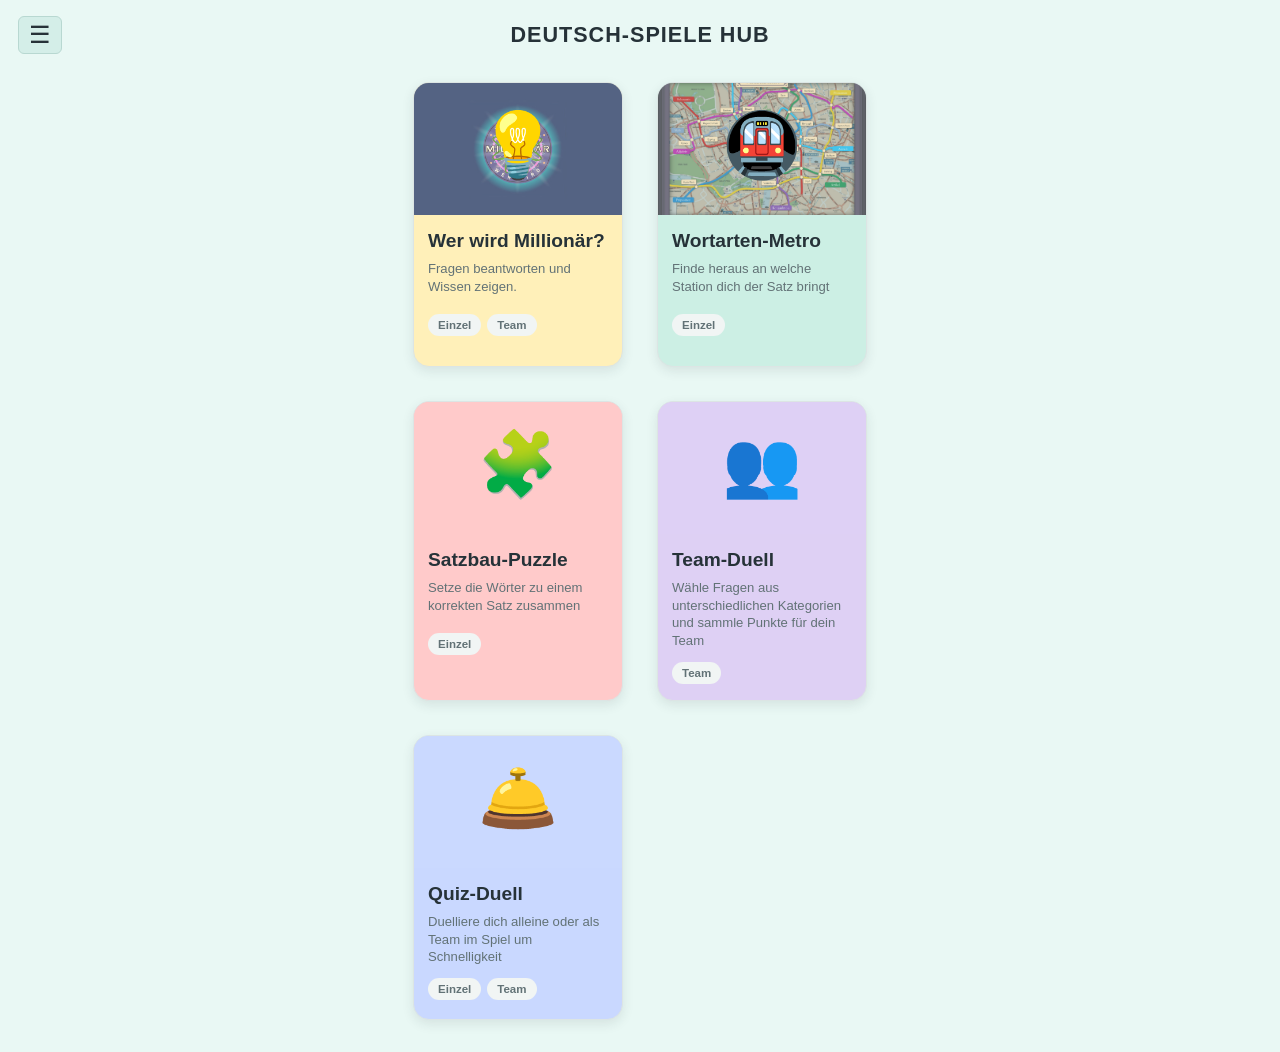
<file: index.html>
<!DOCTYPE html>
<html lang="de">
<head>
  <meta charset="UTF-8">
  <meta name="viewport" content="width=device-width, initial-scale=1.0">
  <title>Deutschunterricht Spiele-Lounge</title>
  <link rel="stylesheet" href="css/main.css">
  <script>
    if (sessionStorage.getItem("home-loader-seen") === "true") {
      document.documentElement.classList.add("home-loader-seen");
    }
  </script>
  <style>
    .home-page {
      --home-ink: #263238;
      --home-muted: #627276;
      --home-mint: #e9f8f4;
      background: var(--home-mint);
      color: var(--home-ink);
    }

    .home-page header {
      justify-content: center;
      padding: 22px 24px 12px;
      background: transparent;
      border-bottom: 0;
      box-shadow: none;
    }

    .home-page .logo-text {
      color: var(--home-ink);
      font-size: clamp(1.05rem, 3vw, 1.35rem);
      font-weight: 600;
      letter-spacing: 1px;
    }

    .home-page .site-menu {
      position: absolute;
      left: 18px;
      top: 16px;
    }

    .home-page .site-menu summary {
      color: var(--home-ink);
      border: 1px solid #b8d8d1;
      background: #d4eee8;
      border-radius: 6px;
      font-size: 1.5rem;
    }

    .home-page .site-menu-links {
      background: #f8fffd;
      border-right-color: #b8d8d1;
    }

    .home-page .site-menu-links a {
      color: var(--home-ink);
    }

    .home-page .site-menu-links a:hover {
      color: var(--home-ink);
      background: #dff3ed;
    }

    .home-page .container {
      max-width: 680px;
      padding: 12px 20px 32px;
    }

    .home-page.is-loading {
      overflow: hidden;
    }

    .home-loader-seen .home-loader {
      display: none;
    }

    .home-loader {
      position: fixed;
      inset: 0;
      z-index: 1000;
      display: grid;
      place-items: center;
      background: rgba(80, 92, 90, 0.58);
      opacity: 1;
      visibility: visible;
      transition: opacity 0.9s cubic-bezier(0.4, 0, 0.2, 1), visibility 0s linear 0.9s;
    }

    .home-loader.is-hidden {
      opacity: 0;
      visibility: hidden;
      pointer-events: none;
    }

    .home-loader-content {
      position: relative;
      display: flex;
      place-items: center;
      justify-content: center;
      width: 92px;
      height: 92px;
    }

    .home-loader-icon {
      display: flex;
      gap: 2px;
      font-size: 1.55rem;
      line-height: 1;
    }

    .home-loader-ring {
      position: absolute;
      inset: 0;
      border: 4px solid rgba(255, 255, 255, 0.35);
      border-top-color: #ffffff;
      border-right-color: #d4eee8;
      border-radius: 50%;
      animation: home-loader-spin 1s linear infinite;
    }

    @keyframes home-loader-spin {
      to {
        transform: rotate(360deg);
      }
    }

    .home-page .game-grid {
      display: grid;
      grid-template-columns: repeat(2, minmax(0, 210px));
      gap: 34px;
      margin-top: 10px;
      justify-content: center;
    }

    .game-grid {
      width: 100%;
    }

    .game-card {
      position: relative;
      overflow: hidden;
      width: 210px;
      justify-self: center;
      min-height: 285px;
      padding: 0 14px 16px;
      border: 1px solid #dce5e4;
      border-radius: 16px;
      color: var(--home-ink);
      display: block;
      text-decoration: none;
      background: #ffffff;
      box-shadow: 0 4px 12px rgba(38, 50, 56, 0.1);
      transition: transform 0.2s, box-shadow 0.2s;
    }

    .game-card > * {
      position: relative;
      z-index: 1;
    }

    .game-card::before {
      content: "";
      position: absolute;
      top: 0;
      left: 0;
      right: 0;
      height: 132px;
      background-image: var(--game-card-image);
      background-size: cover;
      background-position: center;
      background-color: var(--card-color);
      opacity: 1;
      mix-blend-mode: normal;
    }

    .game-card::after {
      content: "";
      position: absolute;
      top: 0;
      left: 0;
      right: 0;
      height: 132px;
      background: var(--card-color);
      opacity: 0.32;
      pointer-events: none;
    }

    .game-card:nth-child(1) {
      --card-color: #fff0b9;
      background: #fff0b9;
    }

    .game-card:nth-child(2) {
      --card-color: #ccefe4;
      background: #ccefe4;
    }

    .game-card:nth-child(3) {
      --card-color: #ffcaca;
      background: #ffcaca;
    }

    .game-card:nth-child(4) {
      --card-color: #ded0f4;
      background: #ded0f4;
    }

    .game-card:nth-child(5) {
      --card-color: #c9d8ff;
      background: #c9d8ff;
    }

    .game-card:hover {
      transform: translateY(-5px);
      box-shadow: 0 9px 18px rgba(38, 50, 56, 0.16);
    }

    .game-card-icon {
      display: block;
      height: 132px;
      margin: 0 -14px 14px;
      padding-top: 30px;
      font-size: 4rem;
      line-height: 1;
      text-align: center;
    }

    .game-card h3 {
      margin: 0 0 8px;
      color: var(--home-ink);
      font-size: 1.2rem;
      line-height: 1.2;
      text-align: left;
    }

    .game-card p {
      display: block;
      min-height: 42px;
      margin: 0 0 12px;
      color: var(--home-muted);
      font-size: 0.82rem;
      line-height: 1.35;
      text-align: left;
    }

    .game-card-badge {
      display: inline-block;
      padding: 5px 10px;
      border-radius: 999px;
      background: #f1f5f4;
      color: #627276;
      font-size: 0.72rem;
      font-weight: 600;
    }

    .game-card-tags {
      display: flex;
      flex-wrap: wrap;
      gap: 6px;
    }

    @media (max-width: 520px) {
      .home-page .game-grid {
        grid-template-columns: 1fr;
        gap: 24px;
      }

      .game-card {
        width: min(210px, 100%);
        justify-self: center;
        min-height: 250px;
        padding: 0 11px 12px;
      }

      .game-card::before,
      .game-card::after {
        height: 105px;
      }

      .game-card-icon {
        height: 105px;
        margin: 0 -11px 11px;
        padding-top: 23px;
        font-size: 3.2rem;
      }

      .game-card h3 {
        font-size: 1rem;
      }

      .game-card p {
        font-size: 0.74rem;
      }
    }
  </style>
</head>
<body class="home-page">

  <div class="home-loader" id="home-loader" aria-label="Seite wird geladen">
    <div class="home-loader-content">
      <span class="home-loader-icon" aria-hidden="true">📚</span>
      <span class="home-loader-ring" aria-hidden="true"></span>
    </div>
  </div>

  <header>
    <a href="index.html" class="logo-text">Deutsch-Spiele Hub</a>
    <details class="site-menu">
      <summary aria-label="Navigation öffnen"></summary>
      <nav class="site-menu-links" aria-label="Hauptnavigation">
        <div class="sound-controls">
          <button class="sound-toggle" id="sound-toggle" type="button" aria-pressed="true"></button>
          <label class="sound-volume-label" for="sound-volume">Lautstärke</label>
          <input class="sound-volume" id="sound-volume" type="range" min="0" max="100" value="100" aria-label="Lautstärke">
        </div>
        <a href="index.html">Spiele</a>
        <a href="fragensets.html">Fragensets</a>
      </nav>
    </details>
  </header>

  <div class="container">
    <div class="game-grid">
      <a href="games/wwm/index.html" class="game-card" style="--game-card-image: url('games/wwm/resources/wer-wird-millionaer.jpg');">
        <span class="game-card-icon" aria-hidden="true">💡</span>
        <h3>Wer wird Millionär?</h3>
        <p>Fragen beantworten und Wissen zeigen.</p>
        <span class="game-card-tags">
          <span class="game-card-badge">Einzel</span>
          <span class="game-card-badge">Team</span>
        </span>
      </a>

      <a href="games/wortarten-metro/index.html" class="game-card" style="--game-card-image: url('games/wortarten-metro/resource/wortartenMetroV1.1.jpg');">
        <span class="game-card-icon" aria-hidden="true">🚇</span>
        <h3>Wortarten-Metro</h3>
        <p>Finde heraus an welche Station dich der Satz bringt</p>
        <span class="game-card-tags">
          <span class="game-card-badge">Einzel</span>
        </span>
      </a>

      <a href="games/satzbau-puzzle/index.html" class="game-card">
        <span class="game-card-icon" aria-hidden="true">🧩</span>
        <h3>Satzbau-Puzzle</h3>
        <p>Setze die Wörter zu einem korrekten Satz zusammen</p>
        <span class="game-card-tags">
          <span class="game-card-badge">Einzel</span>
        </span>
      </a>

      <a href="games/jeopardy/index.html" class="game-card">
        <span class="game-card-icon" aria-hidden="true">👥</span>
        <h3>Team-Duell</h3>
        <p>Wähle Fragen aus unterschiedlichen Kategorien und sammle Punkte für dein Team</p>
        <span class="game-card-tags">
          <span class="game-card-badge">Team</span>
        </span>
      </a>

      <a href="games/quiz-duell/index.html" class="game-card">
        <span class="game-card-icon" aria-hidden="true">🛎️</span>
        <h3>Quiz-Duell</h3>
        <p>Duelliere dich alleine oder als Team im Spiel um Schnelligkeit</p>
        <span class="game-card-tags">
          <span class="game-card-badge">Einzel</span>
          <span class="game-card-badge">Team</span>
        </span>
      </a>
    </div>
  </div>

  <script>
    const loader = document.getElementById("home-loader");

    if (document.documentElement.classList.contains("home-loader-seen")) {
      loader.classList.add("is-hidden");
    } else {
      sessionStorage.setItem("home-loader-seen", "true");
      document.body.classList.add("is-loading");
      window.addEventListener("load", () => {
        window.setTimeout(() => {
          loader.classList.add("is-hidden");
          document.body.classList.remove("is-loading");
        }, 1200);
      });
    }
  </script>
  <script src="js/audio.js"></script>

</body>
</html>
</file>
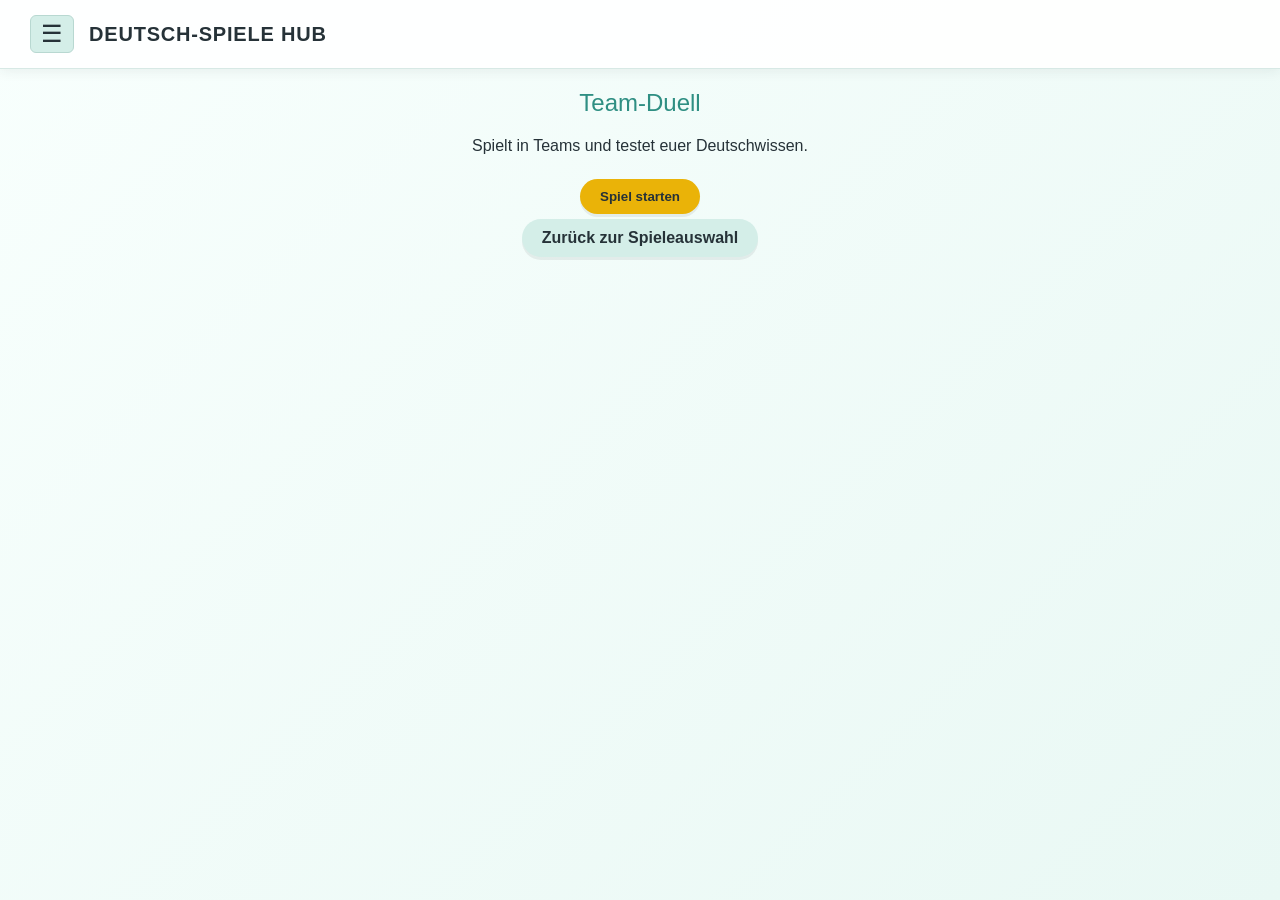
<file: games/jeopardy/index.html>
<!DOCTYPE html>
<html lang="de">
<head>
  <meta charset="UTF-8">
  <meta name="viewport" content="width=device-width, initial-scale=1.0">
  <title>Team-Duell</title>
  <link rel="stylesheet" href="../../css/main.css">
  <link rel="stylesheet" href="style.css">
</head>
<body class="game-page">
  <header>
    <a href="../../index.html" class="logo-text">Deutsch-Spiele Hub</a>
    <details class="site-menu">
      <summary aria-label="Navigation öffnen"></summary>
      <nav class="site-menu-links" aria-label="Hauptnavigation">
        <div class="sound-controls">
          <button class="sound-toggle" id="sound-toggle" type="button" aria-pressed="true"></button>
          <label class="sound-volume-label" for="sound-volume">Lautstärke</label>
          <input class="sound-volume" id="sound-volume" type="range" min="0" max="100" value="100" aria-label="Lautstärke">
        </div>
        <a href="../../index.html">Spiele</a>
        <a href="../../fragensets.html">Fragensets</a>
      </nav>
    </details>
  </header>

  <main class="container jeopardy-container">
    <section id="main-menu" class="jeopardy-screen">
      <h1>Team-Duell</h1>
      <p class="intro">Spielt in Teams und testet euer Deutschwissen.</p>
      <button class="btn" type="button" onclick="showScreen('setup-screen')">Spiel starten</button>
      <a href="../../index.html" class="btn btn-secondary">Zurück zur Spieleauswahl</a>
    </section>

    <section id="setup-screen" class="jeopardy-screen" style="display: none;">
      <h1>Spiel einrichten</h1>
      <div class="game-setup-card setup-card">
        <label for="select-set-game">Quiz-Set</label>
        <select id="select-set-game"></select>
        <label for="team-count">Anzahl der Teams</label>
        <select id="team-count">
          <option value="2">2 Teams</option>
          <option value="3">3 Teams</option>
          <option value="4">4 Teams</option>
        </select>
        <div id="team-fields"></div>
        <button class="btn" type="button" onclick="startGame()">Quiz starten</button>
      </div>
      <button class="btn btn-secondary" type="button" onclick="showScreen('main-menu')">Zurück</button>
    </section>

    <section id="editor-screen" class="jeopardy-screen" style="display: none;">
      <h1>Sets einstellen</h1>
      <div class="setup-card editor-card">
        <h2>Set auswählen oder anlegen</h2>
        <div class="editor-inline">
          <input id="new-set-name" type="text" placeholder="z. B. Klasse 8">
          <button class="btn" type="button" onclick="createSet()">Set erstellen</button>
        </div>
        <label for="select-active-set">Aktives Set</label>
        <select id="select-active-set"></select>
      </div>

      <div id="category-editor" class="setup-card editor-card" hidden>
        <h2>Neue Kategorie</h2>
        <form id="category-form">
          <label for="category-name">Kategoriename</label>
          <input id="category-name" type="text" required placeholder="z. B. Grammatik">
          <button class="btn" type="submit">Kategorie hinzufügen</button>
        </form>
        <div id="categories-list"></div>
      </div>

      <button class="btn btn-secondary" type="button" onclick="showScreen('main-menu')">Zum Hauptmenü</button>
    </section>

    <section id="game-screen" class="jeopardy-screen" style="display: none;">
      <div class="game-heading">
        <div>
          <h1>Team-Duell</h1>
          <p id="turn-label" class="turn-label"></p>
        </div>
        <button class="btn btn-secondary" type="button" onclick="showScreen('main-menu')">Beenden</button>
      </div>
      <div id="scoreboard" class="scoreboard"></div>
      <div id="game-board" class="game-board"></div>
      <div id="winner-panel" class="winner-panel" hidden>
        <div class="winner-trophy" aria-hidden="true">🏆</div>
        <p class="winner-kicker">Das Team-Duell ist beendet!</p>
        <h2 id="winner-title"></h2>
        <p id="winner-score"></p>
        <a class="btn btn-secondary" href="../../index.html">Zurück zur Spieleauswahl</a>
      </div>
    </section>
  </main>

  <div id="question-modal" class="modal-backdrop" role="dialog" aria-modal="true" aria-labelledby="modal-category" hidden>
    <div class="question-modal">
      <p id="modal-category" class="modal-category"></p>
      <p id="modal-value" class="modal-value"></p>
      <p id="timer" class="timer" aria-live="polite">30</p>
      <h2 id="modal-question"></h2>
      <div id="modal-answer" class="modal-answer" hidden></div>
      <div class="modal-actions">
        <button id="show-answer-button" class="btn" type="button">Lösung anzeigen</button>
        <button id="correct-button" class="btn correct-button" type="button" disabled>Richtig</button>
        <button id="wrong-button" class="btn btn-secondary" type="button" disabled>Falsch</button>
        <button id="close-modal-button" class="btn btn-secondary" type="button">Schließen</button>
      </div>
    </div>
  </div>

  <script src="storage.js"></script>
  <script src="../../js/audio.js"></script>
  <script src="game.js"></script>
</body>
</html>
</file>
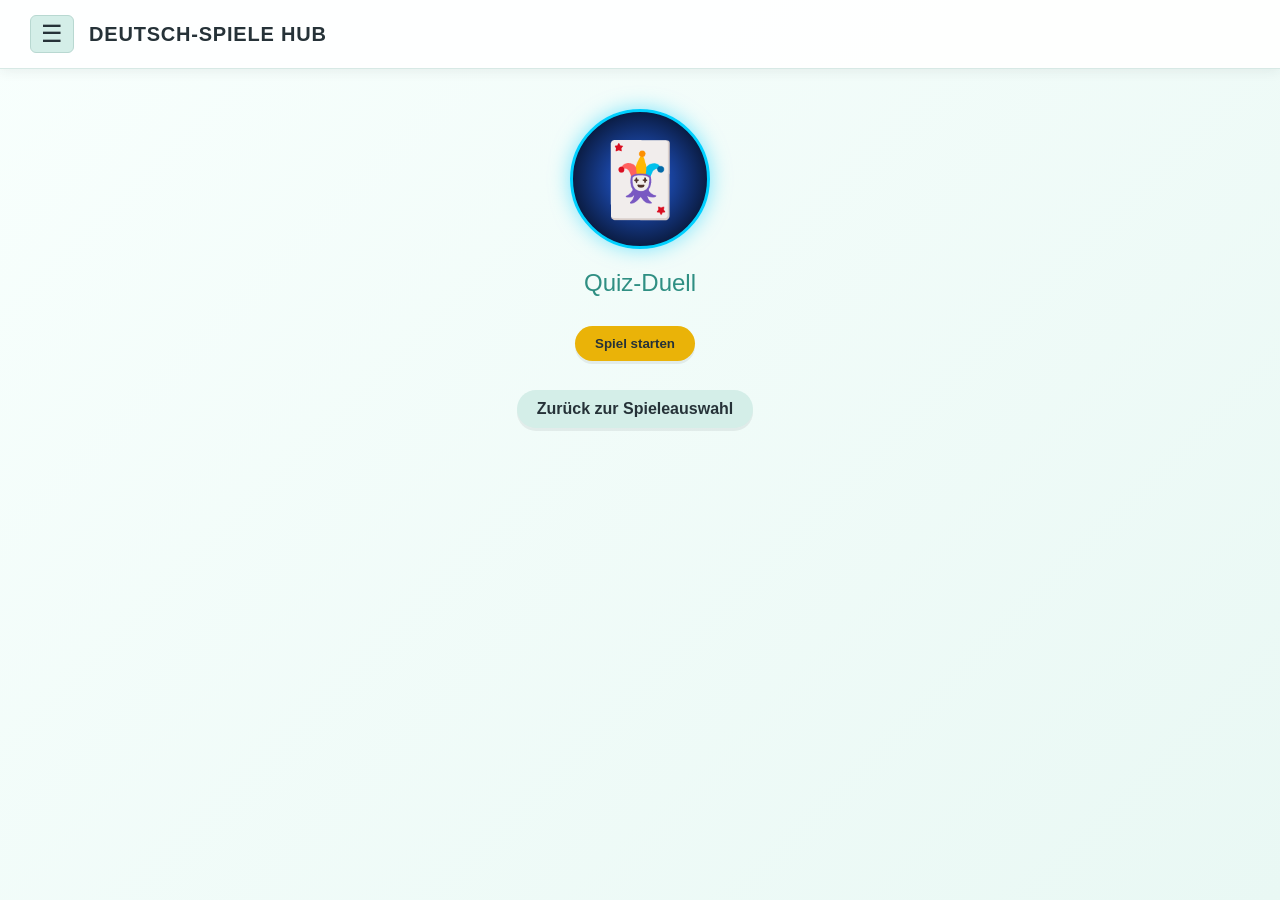
<file: games/quiz-duell/index.html>
<!DOCTYPE html>
<html lang="de">
<head>
  <meta charset="UTF-8">
  <meta name="viewport" content="width=device-width, initial-scale=1.0">
  <title>Quiz-Duell</title>
  <link rel="stylesheet" href="../../css/main.css">
  <link rel="stylesheet" href="style.css">
</head>
<body class="game-page">
  <header>
    <a href="../../index.html" class="logo-text">Deutsch-Spiele Hub</a>
    <details class="site-menu">
      <summary aria-label="Navigation öffnen"></summary>
      <nav class="site-menu-links" aria-label="Hauptnavigation">
        <div class="sound-controls">
          <button class="sound-toggle" id="sound-toggle" type="button" aria-pressed="true"></button>
          <label class="sound-volume-label" for="sound-volume">Lautstärke</label>
          <input class="sound-volume" id="sound-volume" type="range" min="0" max="100" value="100" aria-label="Lautstärke">
        </div>
        <a href="../../index.html">Spiele</a>
        <a href="../../fragensets.html">Fragensets</a>
      </nav>
    </details>
  </header>

  <main class="quiz-duell-container">
    <section id="main-menu" class="quiz-duell-screen">
      <div class="quiz-duell-logo" aria-hidden="true">🃏</div>
      <h1>Quiz-Duell</h1>
      <div class="quiz-duell-actions">
        <button class="btn" type="button" onclick="showScreen('game-setup')">Spiel starten</button>
      </div>
      <a href="../../index.html" class="btn btn-secondary">Zurück zur Spieleauswahl</a>
    </section>

    <section id="game-setup" class="quiz-duell-screen" style="display: none;">
      <h1>Spiel starten</h1>
      <div class="game-setup-card editor-card setup-card">
        <label for="select-set-game">Fragenset:</label>
        <select id="select-set-game"></select>
        <button class="btn" type="button" onclick="startGame()">Spiel starten</button>
      </div>
      <button class="btn btn-secondary" type="button" onclick="showScreen('main-menu')">Zurück</button>
    </section>

    <section id="game-screen" class="quiz-duell-screen" style="display: none;">
      <h1>Quiz-Duell</h1>
      <div class="quiz-status" id="quiz-status" aria-live="polite"></div>
      <div class="card-stack" aria-live="polite">
        <div class="quiz-card card-backdrop"></div>
        <div class="quiz-card card-backdrop card-backdrop-small"></div>
        <article id="quiz-card" class="quiz-card" onclick="flipCard()" onkeydown="if (event.key === 'Enter' || event.key === ' ') { event.preventDefault(); flipCard(); }" role="button" tabindex="0" aria-label="Fragekarte umdrehen">
          <div class="card-face card-front">
            <span class="card-label">Frage</span>
            <p id="question-text"></p>
          </div>
          <div class="card-face card-back">
            <span class="card-label">Lösung</span>
            <p id="solution-text"></p>
          </div>
        </article>
      </div>
      <div class="quiz-duell-actions">
        <button class="btn" type="button" onclick="nextQuestion()">Nächste Frage</button>
      </div>
      <a class="btn btn-secondary" href="../../index.html">Zurück zur Spieleauswahl</a>
    </section>

    <section id="editor-screen" class="quiz-duell-screen" style="display: none;">
      <h1>Fragensets einstellen</h1>
      <div class="editor-card">
        <h2>Set auswählen oder anlegen</h2>
        <div class="editor-inline">
          <input id="new-set-name" type="text" placeholder="z. B. Klasse 8">
          <button class="btn" type="button" onclick="createNewSet()">Set erstellen</button>
        </div>
        <div class="form-group">
          <label for="select-active-set">Aktives Set:</label>
          <select id="select-active-set" onchange="loadActiveSet()"></select>
        </div>
      </div>

      <div class="editor-card" id="question-form-card" style="display: none;">
        <h2>Neue Frage hinzufügen</h2>
        <form id="question-form" onsubmit="addQuestion(event)">
          <div class="form-group">
            <label for="q-text">Fragetext:</label>
            <input type="text" id="q-text" required placeholder="Frage eingeben...">
          </div>
          <div class="form-group">
            <label for="q-solution">Lösung:</label>
            <textarea id="q-solution" required placeholder="Lösung eingeben..."></textarea>
          </div>
          <button id="question-submit-button" type="submit" class="btn">Frage speichern</button>
          <button id="cancel-edit-button" type="button" class="btn btn-secondary" onclick="cancelEdit()" hidden>Bearbeiten abbrechen</button>
        </form>
        <h2 class="question-list-heading">Fragen im Set</h2>
        <div id="questions-list"></div>
      </div>

      <div class="editor-card">
        <h2>Backup / Import &amp; Export</h2>
        <button class="btn btn-secondary" type="button" onclick="exportQuizDuelSets()">Sets herunterladen</button>
        <button class="btn btn-secondary" type="button" onclick="document.getElementById('import-file').click()">Sets hochladen</button>
        <input type="file" id="import-file" hidden onchange="importQuizDuelSets(event)" accept=".json">
      </div>

      <a class="btn btn-secondary" href="../../index.html">Zurück zur Spieleauswahl</a>
    </section>
  </main>

  <script src="storage.js"></script>
  <script src="../../js/audio.js"></script>
  <script src="editor.js"></script>
  <script src="game.js"></script>
</body>
</html>
</file>
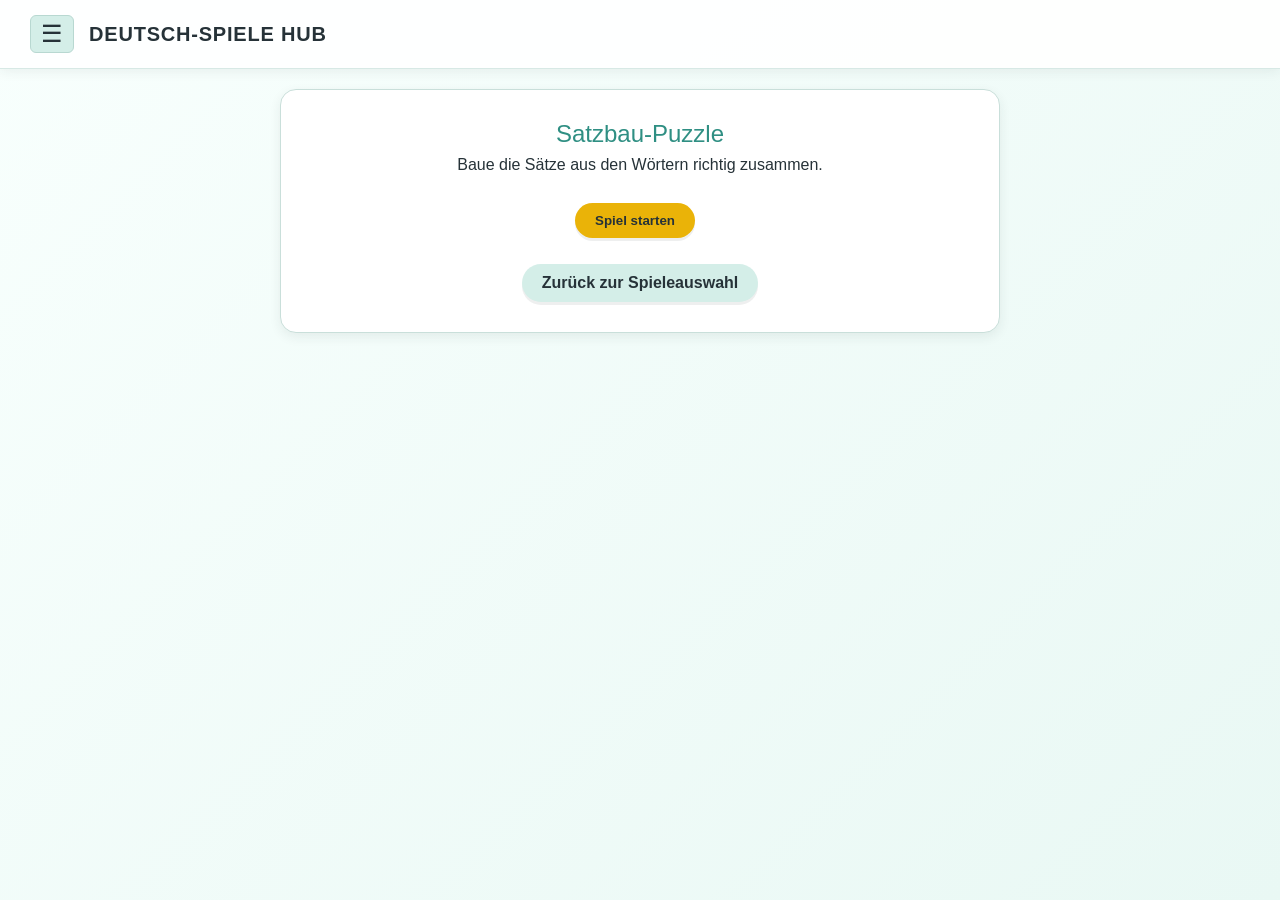
<file: games/satzbau-puzzle/index.html>
<!DOCTYPE html>
<html lang="de">
<head>
  <meta charset="UTF-8">
  <meta name="viewport" content="width=device-width, initial-scale=1.0">
  <title>Satzbau-Puzzle</title>
  <link rel="stylesheet" href="../../css/main.css">
  <link rel="stylesheet" href="style.css">
</head>
<body class="game-page">
  <header>
    <a href="../../index.html" class="logo-text">Deutsch-Spiele Hub</a>
    <details class="site-menu">
      <summary aria-label="Navigation öffnen"></summary>
      <nav class="site-menu-links" aria-label="Hauptnavigation">
        <div class="sound-controls">
          <button class="sound-toggle" id="sound-toggle" type="button" aria-pressed="true"></button>
          <label class="sound-volume-label" for="sound-volume">Lautstärke</label>
          <input class="sound-volume" id="sound-volume" type="range" min="0" max="100" value="100" aria-label="Lautstärke">
        </div>
        <a href="../../index.html">Spiele</a>
        <a href="../../fragensets.html">Fragensets</a>
      </nav>
    </details>
  </header>

  <main class="container puzzle-container">
    <section id="main-menu" class="puzzle-screen">
      <h1>Satzbau-Puzzle</h1>
      <p class="intro">Baue die Sätze aus den Wörtern richtig zusammen.</p>
      <div class="puzzle-actions">
        <button class="btn" type="button" onclick="showScreen('game-setup')">Spiel starten</button>
      </div>
      <a href="../../index.html" class="btn btn-secondary back-link">Zurück zur Spieleauswahl</a>
    </section>

    <section id="game-setup" class="puzzle-screen" style="display: none;">
      <h1>Spiel starten</h1>
      <p class="intro">Wähle ein Fragenset für deine Runde aus.</p>
      <div class="game-setup-card setup-card">
        <label for="select-set-game">Satzset:</label>
        <select id="select-set-game"></select>
        <button class="btn" type="button" onclick="startGame()">Spiel starten</button>
      </div>
      <button class="btn btn-secondary" type="button" onclick="showScreen('main-menu')">Zurück</button>
    </section>

    <section id="game-screen" class="puzzle-screen" style="display: none;">
      <h1>Satzbau-Puzzle</h1>
      <p class="intro">Bringe die Wörter in die richtige Reihenfolge.</p>

      <div class="puzzle-status" aria-live="polite">
        <span id="round-label">Satz 1</span>
        <span id="score-label">Punkte: 0</span>
      </div>

      <div id="word-bank" class="word-bank" aria-label="Verfügbare Wörter"></div>
      <div id="answer-area" class="answer-area" aria-live="polite">
        <span class="answer-placeholder">Klicke die Wörter in der richtigen Reihenfolge an.</span>
      </div>

      <p id="feedback" class="feedback" role="status"></p>

      <div class="puzzle-actions">
        <button id="check-button" class="btn" type="button">Satz prüfen</button>
        <button id="reset-button" class="btn btn-secondary" type="button">Zurücksetzen</button>
        <button id="next-button" class="btn btn-secondary" type="button" hidden>Nächster Satz</button>
      </div>

      <a href="../../index.html" class="btn btn-secondary back-link">Zurück zur Spieleauswahl</a>
      <button class="btn btn-secondary back-link" type="button" onclick="showScreen('main-menu')">Zum Hauptmenü</button>
    </section>

    <section id="editor-screen" class="puzzle-screen editor-screen" style="display: none;">
      <h1>Sätze einstellen</h1>
      <div class="setup-card">
        <h2>Set auswählen oder anlegen</h2>
        <div class="editor-inline">
          <input id="new-set-name" type="text" placeholder="z. B. Klasse 7">
          <button class="btn" type="button" onclick="createNewSet()">Set erstellen</button>
        </div>
        <div class="form-group">
          <label for="select-active-set">Aktives Set:</label>
          <select id="select-active-set" onchange="loadActiveSet()"></select>
        </div>
      </div>

      <div id="sentence-form-card" class="setup-card" style="display: none;">
        <h2>Neuen Satz hinzufügen</h2>
        <form id="sentence-form" onsubmit="addSentence(event)">
          <div class="form-group">
            <label for="sentence-input">Satz</label>
            <textarea id="sentence-input" required placeholder="Die Kinder lesen ein Buch."></textarea>
          </div>
          <button class="btn" type="submit">Satz speichern</button>
        </form>
        <h2 class="question-list-heading">Sätze im Set</h2>
        <div id="sentences-list"></div>
      </div>

      <a class="btn btn-secondary" href="../../index.html">Zurück zur Spieleauswahl</a>
    </section>
  </main>

  <script src="storage.js"></script>
  <script src="../../js/audio.js"></script>
  <script src="game.js"></script>
</body>
</html>
</file>
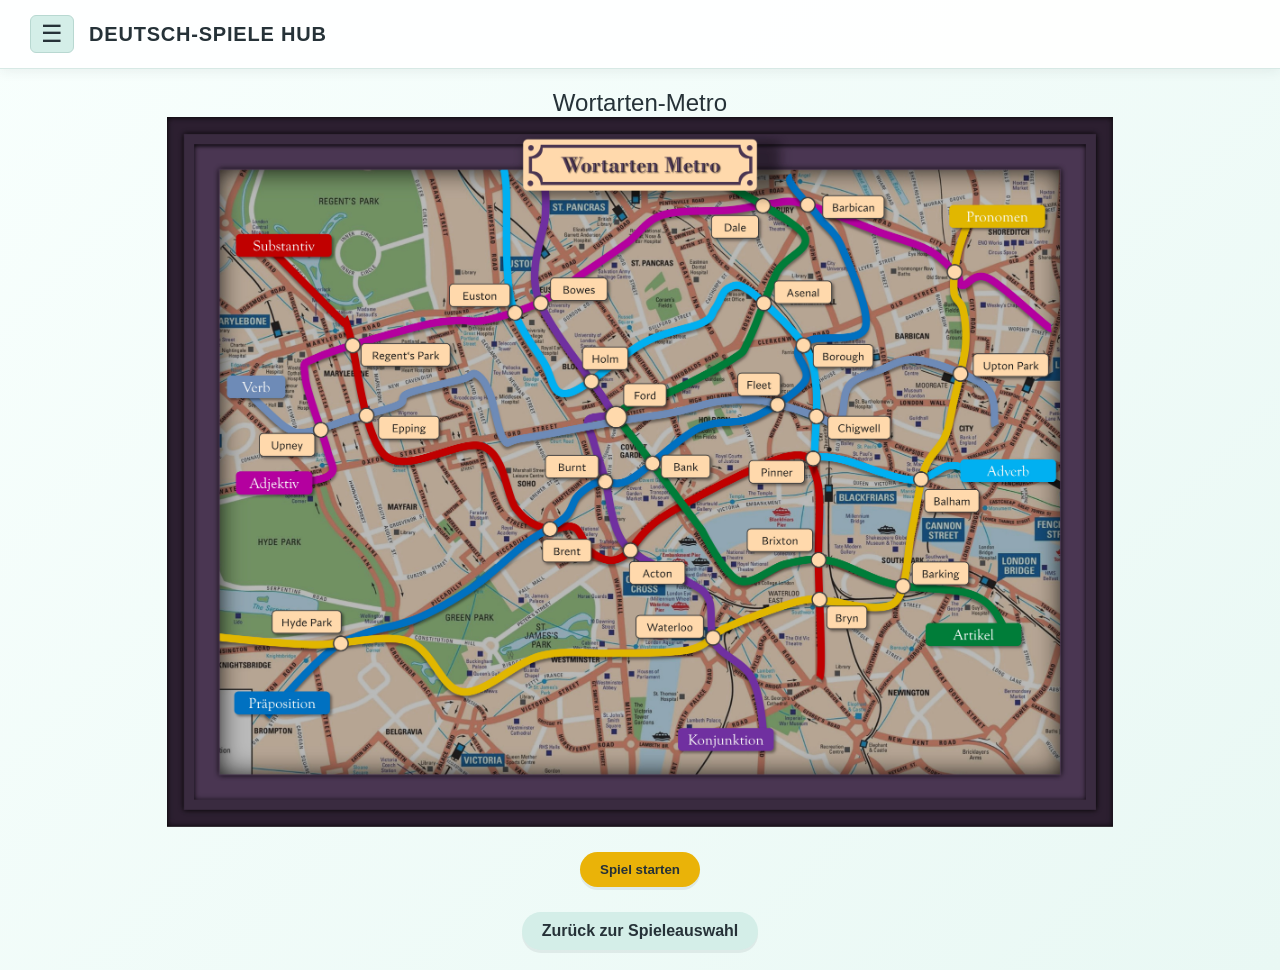
<file: games/wortarten-metro/index.html>
<!DOCTYPE html>
<html lang="de">
<head>
  <meta charset="UTF-8">
  <meta name="viewport" content="width=device-width, initial-scale=1.0">
  <title>Wortarten-Metro</title>
  <link rel="stylesheet" href="../../css/main.css">
  <link rel="stylesheet" href="style.css">
</head>
<body class="game-page">
  <header>
    <a href="../../index.html" class="logo-text">Deutsch-Spiele Hub</a>
    <details class="site-menu">
      <summary aria-label="Navigation öffnen"></summary>
      <nav class="site-menu-links" aria-label="Hauptnavigation">
        <div class="sound-controls">
          <button class="sound-toggle" id="sound-toggle" type="button" aria-pressed="true"></button>
          <label class="sound-volume-label" for="sound-volume">Lautstärke</label>
          <input class="sound-volume" id="sound-volume" type="range" min="0" max="100" value="100" aria-label="Lautstärke">
        </div>
        <a href="../../index.html">Spiele</a>
        <a href="../../fragensets.html">Fragensets</a>
      </nav>
    </details>
  </header>

  <main class="metro-container">
    <section id="main-menu" class="metro-screen">
      <h1>Wortarten-Metro</h1>
      <img class="metro-image metro-image-menu" src="resource/wortartenMetroV1.1.jpg" alt="Wortarten-Metro">
      <div class="metro-actions">
        <button class="btn" onclick="showScreen('game-setup')">Spiel starten</button>
      </div>
      <a href="../../index.html" class="btn btn-secondary">Zurück zur Spieleauswahl</a>
    </section>

    <section id="game-setup" class="metro-screen" style="display: none;">
      <h1>Spiel starten</h1>
      <div class="game-setup-card editor-card setup-card">
        <label for="select-set-game">Kartenset:</label>
        <select id="select-set-game"></select>
        <button class="btn" onclick="startGame()">Spiel starten</button>
      </div>
      <button class="btn btn-secondary" onclick="showScreen('main-menu')">Zurück</button>
    </section>

    <section id="game-screen" class="metro-screen" style="display: none;">
      <div class="metro-game-layout">
        <img class="metro-image" src="resource/wortartenMetroV1.1.jpg" alt="Wortarten-Metro Karte">
        <div class="metro-game-controls">
          <div class="card-stack" aria-live="polite">
            <div class="sentence-card card-backdrop"></div>
            <div class="sentence-card card-backdrop card-backdrop-small"></div>
            <article id="sentence-card" class="sentence-card" onclick="flipCard()" onkeydown="if (event.key === 'Enter' || event.key === ' ') { event.preventDefault(); flipCard(); }" role="button" tabindex="0" aria-label="Satzkarte umdrehen">
              <div class="card-face card-front">
                <span class="card-label">Satz-Karte</span>
                <p id="sentence-text">Ziehe eine Satz-Karte.</p>
              </div>
              <div class="card-face card-back">
                <span class="card-label">Lösung</span>
                <p id="solution-text"></p>
              </div>
            </article>
          </div>
          <div class="metro-actions">
            <button class="btn" onclick="drawSentence()">Neue Satz-Karte ziehen</button>
          </div>
          <a class="btn btn-secondary" href="../../index.html">Zurück zur Spieleauswahl</a>
        </div>
      </div>
    </section>

    <section id="editor-screen" class="metro-screen" style="display: none;">
      <h1>Karten einstellen</h1>
      <div class="editor-card">
        <h2>Kartenset auswählen oder anlegen</h2>
        <div class="editor-inline">
          <input id="new-set-name" type="text" placeholder="z. B. Klasse 7">
          <button class="btn" onclick="createNewSet()">Set erstellen</button>
        </div>
        <div class="form-group">
          <label for="select-active-set">Aktives Set:</label>
          <select id="select-active-set" onchange="loadActiveSet()"></select>
        </div>
        <div class="editor-actions">
          <button class="btn btn-secondary" type="button" onclick="exportMetroSets()">Kartensets herunterladen</button>
          <button class="btn btn-secondary" type="button" onclick="document.getElementById('import-file').click()">Kartensets hochladen</button>
          <input id="import-file" type="file" hidden accept=".json,application/json" onchange="importMetroSets(event)">
        </div>
      </div>

      <div id="question-form-card" class="editor-card" style="display: none;">
        <h2>Neue Satz-Karte hinzufügen</h2>
        <form id="question-form" onsubmit="addSentence(event)">
          <div class="form-group">
            <label for="sentence-input">Satz / Aufgabe</label>
            <textarea id="sentence-input" required placeholder="Das ist ein schöner Testsatz"></textarea>
          </div>
          <div class="form-group">
            <label for="solution-input">Lösung</label>
            <textarea id="solution-input" required placeholder="Das = Artikel-Linie, ist = Verb-Linie, Umstieg an Station ..."></textarea>
          </div>
          <button id="sentence-submit-button" class="btn" type="submit">Satz-Karte speichern</button>
          <button id="cancel-sentence-edit-button" class="btn btn-secondary" type="button" onclick="cancelSentenceEdit()" hidden>Bearbeiten abbrechen</button>
        </form>
        <h2 class="question-list-heading">Enthaltene Satz-Karten</h2>
        <div id="questions-list"></div>
      </div>

      <div class="metro-actions">
        <a class="btn btn-secondary" href="../../index.html">Zurück zur Spieleauswahl</a>
      </div>
    </section>
  </main>

  <script src="storage.js"></script>
  <script src="../../js/audio.js"></script>
  <script src="metro.js"></script>
</body>
</html>
</file>
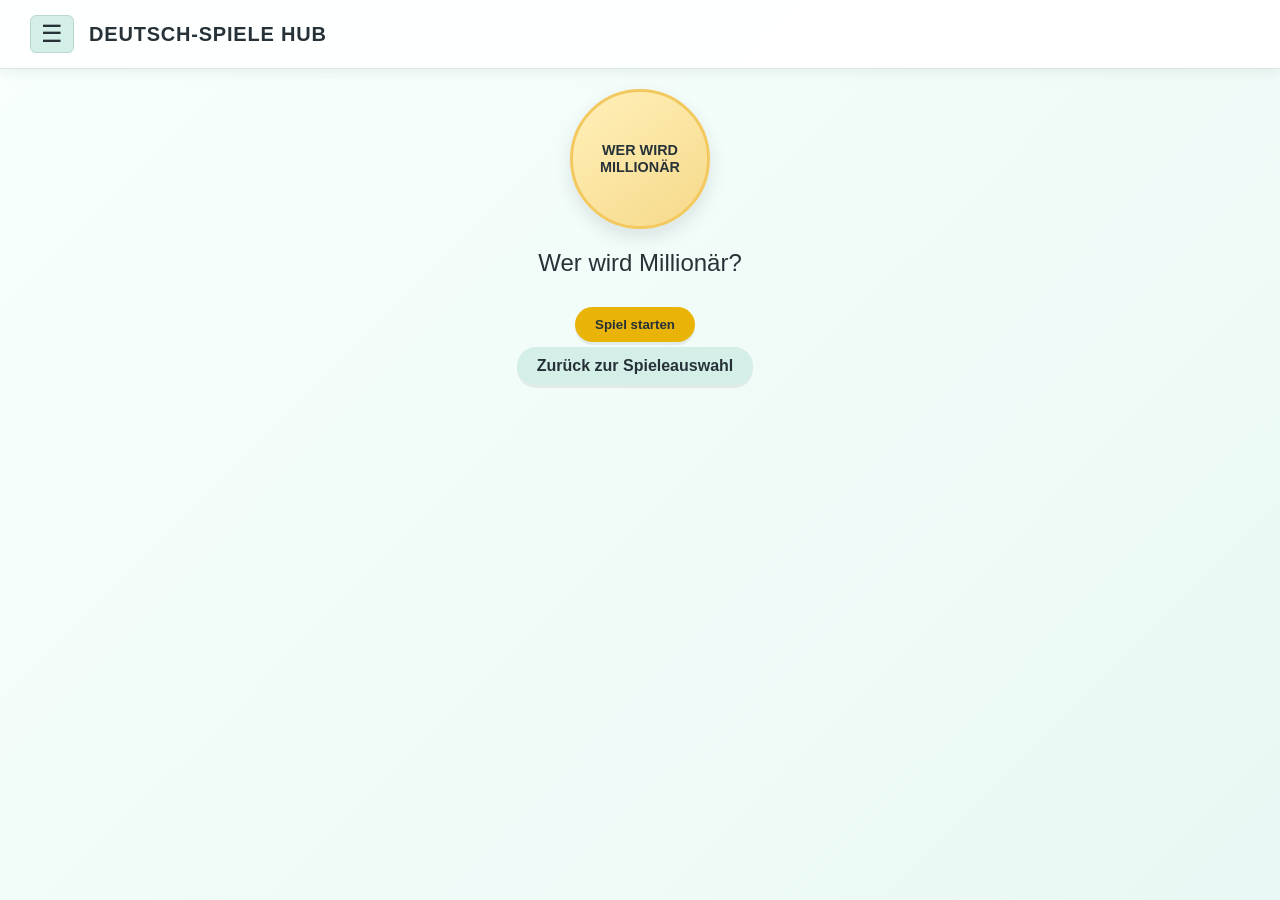
<file: games/wwm/index.html>
<!DOCTYPE html>
<html lang="de">
<head>
  <meta charset="UTF-8">
  <meta name="viewport" content="width=device-width, initial-scale=1.0">
  <title>Wer wird Millionär?</title>
  <!-- Relativer Pfad zum globalen CSS & Storage -->
  <link rel="stylesheet" href="../../css/main.css">
  <link rel="stylesheet" href="style.css">
</head>
<body class="game-page">

  <header>
    <a href="../../index.html" class="logo-text">Deutsch-Spiele Hub</a>
    <details class="site-menu">
      <summary aria-label="Navigation öffnen"></summary>
      <nav class="site-menu-links" aria-label="Hauptnavigation">
        <div class="sound-controls">
          <button class="sound-toggle" id="sound-toggle" type="button" aria-pressed="true"></button>
          <label class="sound-volume-label" for="sound-volume">Lautstärke</label>
          <input class="sound-volume" id="sound-volume" type="range" min="0" max="100" value="100" aria-label="Lautstärke">
        </div>
        <a href="../../index.html">Spiele</a>
        <a href="../../fragensets.html">Fragensets</a>
      </nav>
    </details>
  </header>

  <div class="container">

    <div id="main-menu" class="wwm-screen">
      <div class="wwm-header">
        <div class="wwm-logo">
          <div class="wwm-logo-text">WER WIRD<br>MILLIONÄR</div>
        </div>
      </div>
      <h2>Wer wird Millionär?</h2>
      <div class="menu-actions">
        <button class="btn" onclick="showScreen('game-setup')">Spiel starten</button>
      </div>
      <a href="../../index.html" class="btn btn-secondary">Zurück zur Spieleauswahl</a>
    </div>

    <div id="game-setup" class="wwm-screen" style="display: none;">
      <h2>Spiel starten</h2>
      <div class="game-setup-card">
        <label style="display: block; margin-bottom: 10px; color: var(--accent-yellow);">Wähle ein Fragenset:</label>
        <select id="select-set-game" class="wwm-set-select"></select>
        <button class="btn" onclick="launchGame()">Spiel starten 🚀</button>
      </div>
      <div class="screen-navigation">
        <a class="btn btn-secondary" href="../../index.html">Zurück zur Spieleauswahl</a>
      </div>
    </div>

    <div id="game-screen" class="wwm-screen" style="display: none; width: 100%; max-width: 800px;">
      <div class="wwm-header">
        <div class="wwm-logo">
          <div class="wwm-logo-text">WER WIRD<br>MILLIONÄR</div>
        </div>
      </div>

      <div class="wwm-question-content">
        <div class="status-bar" id="game-status">Frage 1</div>

        <div class="wwm-box" id="question-text">Frage wird geladen...</div>

        <div class="wwm-answers">
          <button class="wwm-answer-btn" data-letter="A" onclick="checkAnswer('A')">
            <span class="prefix">A</span> <span id="ans-A">---</span>
          </button>
          <button class="wwm-answer-btn" data-letter="B" onclick="checkAnswer('B')">
            <span class="prefix">B</span> <span id="ans-B">---</span>
          </button>
          <button class="wwm-answer-btn" data-letter="C" onclick="checkAnswer('C')">
            <span class="prefix">C</span> <span id="ans-C">---</span>
          </button>
          <button class="wwm-answer-btn" data-letter="D" onclick="checkAnswer('D')">
            <span class="prefix">D</span> <span id="ans-D">---</span>
          </button>
        </div>

        <button class="btn next-question-btn" id="next-question-button" type="button" onclick="nextQuestion()" disabled>
          Nächste Frage
        </button>
      </div>

      <div style="text-align: center; margin-top: 30px;">
        <button class="btn btn-secondary" onclick="showScreen('main-menu')">Zurück zum Hauptmenü</button>
      </div>

      <div class="wwm-finish-overlay" id="wwm-finish-overlay" hidden>
        <div class="wwm-finish-dialog" role="status" aria-live="polite">
          <p class="wwm-finish-kicker">Das Spiel ist beendet!</p>
          <h2>Herzlichen Glückwunsch!</h2>
          <button class="btn" id="finish-main-menu-button" type="button">Zum Hauptmenü</button>
        </div>
      </div>
    </div>

    <div id="editor-screen" class="wwm-screen" style="display: none; width: 100%;">
      <h2>Fragensets verwalten</h2>

      <div class="editor-card">
        <h3>Neues Set anlegen oder auswählen</h3>
        <div class="editor-inline">
          <input type="text" id="new-set-name" placeholder="z.B. Set_Klasse_8">
          <button class="btn" onclick="createNewSet()">Set erstellen</button>
        </div>
        <div class="form-group">
          <label for="select-active-set">Aktives Set:</label>
          <select id="select-active-set" onchange="loadActiveSet()"></select>
        </div>
      </div>

      <div class="editor-card" id="question-form-card" style="display: none;">
        <h3>Neue Frage zum Set hinzufügen</h3>
        <form id="question-form" onsubmit="addQuestion(event)">
          <div class="form-group">
            <label for="q-difficulty">Schwierigkeitsstufe:</label>
            <select id="q-difficulty">
              <option value="1">Stufe 1 (Leicht)</option>
              <option value="2">Stufe 2 (Mittel)</option>
              <option value="3">Stufe 3 (Schwer)</option>
            </select>
          </div>
          <div class="form-group">
            <label for="q-text">Fragetext:</label>
            <input type="text" id="q-text" required placeholder="Frage eingeben...">
          </div>
          <div class="answers-form">
            <div class="form-group"><label for="q-a">Antwort A:</label><input type="text" id="q-a" required></div>
            <div class="form-group"><label for="q-b">Antwort B:</label><input type="text" id="q-b" required></div>
            <div class="form-group"><label for="q-c">Antwort C:</label><input type="text" id="q-c" required></div>
            <div class="form-group"><label for="q-d">Antwort D:</label><input type="text" id="q-d" required></div>
          </div>
          <div class="form-group">
            <label for="q-correct">Richtige Antwort:</label>
            <select id="q-correct">
              <option value="A">A</option>
              <option value="B">B</option>
              <option value="C">C</option>
              <option value="D">D</option>
            </select>
          </div>
          <button id="question-submit-button" type="submit" class="btn">Frage speichern</button>
          <button id="cancel-edit-button" type="button" class="btn btn-secondary" onclick="cancelEdit()" hidden>Bearbeiten abbrechen</button>
        </form>
        <h3 class="question-list-heading">Enthaltene Fragen:</h3>
        <div id="questions-list"></div>
      </div>

      <div class="editor-card">
        <h3>Backup / Import &amp; Export</h3>
        <button class="btn btn-secondary" onclick="exportSets()">Sets herunterladen</button>
        <button class="btn btn-secondary" onclick="document.getElementById('import-file').click()">Sets hochladen</button>
        <input type="file" id="import-file" hidden onchange="importSets(event, updateEditorSetsDropdown)" accept=".json">
      </div>

      <div class="screen-navigation">
        <a class="btn btn-secondary" href="../../index.html">Zurück zur Spieleauswahl</a>
      </div>
    </div>

  </div>

  <script src="storage.js"></script>
  <script src="../../js/audio.js"></script>
  <script src="game.js"></script>
  <script src="editor.js"></script>
</body>
</html>
</file>
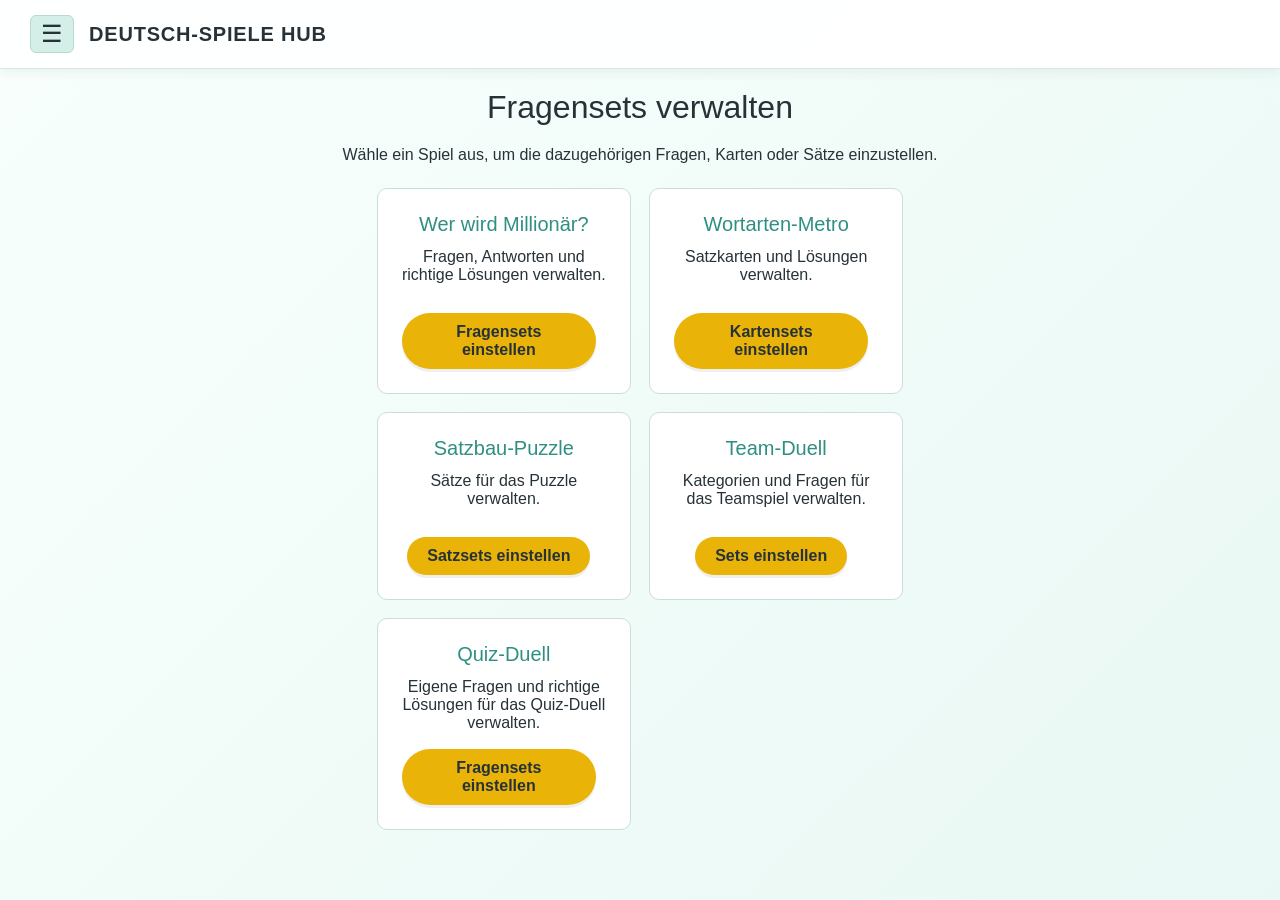
<file: fragensets.html>
<!DOCTYPE html>
<html lang="de">
<head>
  <meta charset="UTF-8">
  <meta name="viewport" content="width=device-width, initial-scale=1.0">
  <title>Fragensets verwalten</title>
  <link rel="stylesheet" href="css/main.css">
  <style>
    .sets-page {
      max-width: 900px;
    }

    .sets-intro {
      text-align: center;
      margin-bottom: 24px;
    }

    .sets-grid {
      display: grid;
      grid-template-columns: repeat(auto-fit, minmax(240px, 1fr));
      gap: 18px;
    }

    .sets-card {
      padding: 24px;
      background: var(--card-bg);
      border: 1px solid var(--border-color);
      border-radius: 10px;
      text-align: center;
    }

    .sets-card h2 {
      color: var(--accent-yellow);
      font-size: 1.25rem;
      margin-bottom: 12px;
    }

    .sets-card p {
      min-height: 48px;
      margin-bottom: 12px;
    }
  </style>
</head>
<body class="game-page">
  <header>
    <a href="index.html" class="logo-text">Deutsch-Spiele Hub</a>
    <details class="site-menu">
      <summary aria-label="Navigation öffnen"></summary>
      <nav class="site-menu-links" aria-label="Hauptnavigation">
        <div class="sound-controls">
          <button class="sound-toggle" id="sound-toggle" type="button" aria-pressed="true"></button>
          <label class="sound-volume-label" for="sound-volume">Lautstärke</label>
          <input class="sound-volume" id="sound-volume" type="range" min="0" max="100" value="100" aria-label="Lautstärke">
        </div>
        <a href="index.html">Spiele</a>
        <a href="fragensets.html">Fragensets</a>
      </nav>
    </details>
  </header>

  <main class="container sets-page">
    <h1>Fragensets verwalten</h1>
    <p class="sets-intro">Wähle ein Spiel aus, um die dazugehörigen Fragen, Karten oder Sätze einzustellen.</p>
    <div class="sets-grid">
      <section class="sets-card">
        <h2>Wer wird Millionär?</h2>
        <p>Fragen, Antworten und richtige Lösungen verwalten.</p>
        <a class="btn" href="games/wwm/index.html?screen=editor-screen">Fragensets einstellen</a>
      </section>
      <section class="sets-card">
        <h2>Wortarten-Metro</h2>
        <p>Satzkarten und Lösungen verwalten.</p>
        <a class="btn" href="games/wortarten-metro/index.html?screen=editor-screen">Kartensets einstellen</a>
      </section>
      <section class="sets-card">
        <h2>Satzbau-Puzzle</h2>
        <p>Sätze für das Puzzle verwalten.</p>
        <a class="btn" href="games/satzbau-puzzle/index.html?screen=editor-screen">Satzsets einstellen</a>
      </section>
      <section class="sets-card">
        <h2>Team-Duell</h2>
        <p>Kategorien und Fragen für das Teamspiel verwalten.</p>
        <a class="btn" href="games/jeopardy/index.html?screen=editor-screen">Sets einstellen</a>
      </section>
      <section class="sets-card">
        <h2>Quiz-Duell</h2>
        <p>Eigene Fragen und richtige Lösungen für das Quiz-Duell verwalten.</p>
        <a class="btn" href="games/quiz-duell/index.html?screen=editor-screen">Fragensets einstellen</a>
      </section>
    </div>
  </main>
  <script src="js/audio.js"></script>
</body>
</html>
</file>
<file: css/main.css>
:root {
  --bg-color: #0b0d1b;
  --card-bg: rgba(0, 0, 0, 0.6);
  --border-color: #8a9bb8;
  --text-color: #ffffff;
  --accent-yellow: #f1b312;
}

* {
  box-sizing: border-box;
  margin: 0;
  padding: 0;
  font-family: 'Segoe UI', Tahoma, Geneva, Verdana, sans-serif;
}

body {
  background: radial-gradient(circle at center, #1a2247 0%, #080a14 70%, #030408 100%);
  color: var(--text-color);
  min-height: 100vh;
  display: flex;
  flex-direction: column;
  align-items: center;
}

header {
  position: relative;
  width: 100%;
  padding: 15px 30px;
  background: rgba(0, 0, 0, 0.4);
  display: flex;
  justify-content: flex-start;
  align-items: center;
  gap: 15px;
  border-bottom: 1px solid rgba(255, 255, 255, 0.1);
}

.sound-controls {
  display: flex;
  align-items: center;
  gap: 8px;
  padding: 0 0 18px;
  margin-bottom: 12px;
  border-bottom: 1px solid var(--border-color);
}

.sound-toggle {
  display: grid;
  place-items: center;
  width: 42px;
  height: 42px;
  padding: 0;
  border: 1px solid var(--border-color);
  border-radius: 50%;
  background: transparent;
  color: var(--text-color);
  font-size: 1.2rem;
  cursor: pointer;
}

.sound-volume {
  width: 100px;
  accent-color: var(--accent-yellow);
  cursor: pointer;
}

.sound-volume-label {
  color: var(--text-color);
  font-size: 0.95rem;
}

.sound-toggle:hover,
.sound-toggle:focus-visible,
.sound-volume:focus-visible {
  background: var(--card-bg);
}

.site-menu {
  position: relative;
  order: -1;
  z-index: 101;
}

.site-menu summary {
  position: relative;
  z-index: 102;
  list-style: none;
  cursor: pointer;
  color: var(--accent-yellow);
  font-size: 1.5rem;
  line-height: 1;
  padding: 6px 10px;
  border: 1px solid var(--accent-yellow);
  border-radius: 6px;
}

.site-menu summary::-webkit-details-marker {
  display: none;
}

.site-menu summary::before {
  content: "☰";
}

.site-menu[open] summary::before {
  content: "×";
}

.site-menu-overlay {
  position: fixed;
  z-index: 99;
  inset: 0;
  background: rgba(0, 0, 0, 0.5);
}

.site-menu-links {
  position: fixed;
  z-index: 100;
  top: 0;
  bottom: 0;
  left: 0;
  width: min(320px, 85vw);
  padding: 80px 24px 24px;
  background: #0b0d1b;
  border-right: 1px solid var(--border-color);
  box-shadow: 8px 0 24px rgba(0, 0, 0, 0.45);
  animation: slide-in-menu 0.2s ease-out;
}

@keyframes slide-in-menu {
  from {
    transform: translateX(-100%);
  }
  to {
    transform: translateX(0);
  }
}

.home-page {
  --bg-color: #eef3f8;
  --card-bg: #ffffff;
  --border-color: #cbd5e1;
  --text-color: #1e293b;
  --accent-yellow: #2563eb;
  background: linear-gradient(135deg, #f8fafc 0%, #e8f0f8 100%);
}

.home-page header {
  background: rgba(255, 255, 255, 0.92);
  border-bottom-color: #dbe4ee;
  box-shadow: 0 2px 12px rgba(30, 41, 59, 0.08);
}

.home-page .logo-text {
  color: #1d4ed8;
}

.home-page .site-menu summary {
  color: #1d4ed8;
  border-color: #93c5fd;
  background: #eff6ff;
}

.home-page .site-menu-links {
  background: #ffffff;
  border-right-color: #cbd5e1;
  box-shadow: 8px 0 24px rgba(30, 41, 59, 0.15);
}

.home-page .site-menu-links a {
  color: #1e293b;
}

.home-page .site-menu-links a:hover {
  color: #1d4ed8;
  background: #eff6ff;
}

.game-page {
  --bg-color: #e9f8f4;
  --card-bg: #ffffff;
  --border-color: #c9dfda;
  --text-color: #263238;
  --accent-yellow: #2f8f83;
  background: linear-gradient(135deg, #f8fffd 0%, #e9f8f4 100%);
  color: var(--text-color);
}

.game-page header {
  background: rgba(255, 255, 255, 0.92);
  border-bottom-color: #d7e9e5;
  box-shadow: 0 2px 12px rgba(38, 50, 56, 0.08);
}

.game-page .logo-text {
  color: #263238;
}

.game-page .site-menu summary {
  color: #263238;
  border-color: #b8d8d1;
  background: #d4eee8;
}

.game-page .site-menu-links {
  background: #f8fffd;
  border-right-color: #b8d8d1;
  box-shadow: 8px 0 24px rgba(38, 50, 56, 0.15);
}

.game-page .site-menu-links a {
  color: #263238;
}

.game-page .site-menu-links a:hover {
  color: #263238;
  background: #dff3ed;
}

.game-page .btn {
  background: #eab308;
  color: #263238;
  border-radius: 999px;
  box-shadow: 0 3px 0 rgba(38, 50, 56, 0.08);
}

.game-page .btn-secondary {
  background: #d4eee8;
  color: #263238;
}

.game-page .editor-card select,
.game-page .setup-card select,
.game-page select,
.game-page option {
  background: #ffffff;
  color: #263238;
}

.game-page .editor-card select,
.game-page .setup-card select,
.game-page select {
  border-color: #b8d8d1;
}

.game-page input,
.game-page textarea,
.game-page select {
  background: #ffffff;
  color: #263238;
  border-color: #b8d8d1;
}

.game-page .game-setup-card {
  width: min(500px, 100%);
  margin: 20px auto;
  padding: 24px;
  text-align: left;
  background: #ffffff;
  border: 1px solid #c9dfda;
  border-radius: 16px;
  color: #263238;
  box-shadow: 0 4px 12px rgba(38, 50, 56, 0.08);
}

.game-page .game-setup-card label {
  display: block;
  margin: 0 0 8px;
  color: #2f8f83;
  font-weight: 600;
}

.game-page .game-setup-card label:not(:first-child) {
  margin-top: 16px;
}

.game-page .game-setup-card select,
.game-page .game-setup-card input {
  width: 100%;
  padding: 10px;
  margin: 0 0 16px;
  border: 1px solid #b8d8d1;
  border-radius: 8px;
  background: #ffffff;
  color: #263238;
  font: inherit;
}

.game-page .game-setup-card .btn {
  margin-top: 4px;
}

.game-page .editor-card input,
.game-page .editor-card textarea,
.game-page .setup-card input,
.game-page .setup-card textarea {
  background: #ffffff;
  color: #263238;
  border-color: #b8d8d1;
}

.game-page input::placeholder,
.game-page textarea::placeholder {
  color: #819191;
  opacity: 1;
}

.site-menu-links a {
  display: block;
  margin-left: 0;
  padding: 10px 12px;
  color: var(--text-color);
  text-decoration: none;
  border-radius: 4px;
  border: none;
}

.site-menu-links a:hover {
  color: #000;
  background: var(--accent-yellow);
}

.logo-text {
  font-size: 1.25rem;
  font-weight: 600;
  color: var(--accent-yellow);
  text-transform: uppercase;
  letter-spacing: 0.8px;
  text-decoration: none;
}

nav a {
  background: transparent;
  border: 1px solid var(--accent-yellow);
  color: var(--accent-yellow);
  padding: 8px 16px;
  margin-left: 10px;
  border-radius: 20px;
  font-weight: bold;
  text-decoration: none;
  transition: all 0.2s;
  display: inline-block;
}

nav a:hover {
  background: var(--accent-yellow);
  color: #000;
}

.container {
  width: 100%;
  max-width: 1000px;
  padding: 20px;
  flex: 1;
  display: flex;
  flex-direction: column;
  align-items: center;
}

h1, h2 {
  text-align: center;
  margin-bottom: 20px;
  font-weight: 400;
}

.btn {
  background: var(--accent-yellow);
  color: #000;
  padding: 10px 20px;
  border: none;
  border-radius: 5px;
  font-weight: bold;
  cursor: pointer;
  margin-right: 10px;
  margin-top: 5px;
  text-decoration: none;
  display: inline-block;
}

.btn:hover {
  opacity: 0.9;
}

.btn-secondary {
  background: #4a5568;
  color: white;
}
</file>
<file: games/jeopardy/style.css>
.jeopardy-container {
  max-width: 1100px;
}

.jeopardy-screen {
  width: 100%;
  text-align: center;
}

#main-menu .btn {
  display: block;
  width: fit-content;
  margin-left: auto;
  margin-right: auto;
}

.jeopardy-screen h1 {
  color: var(--accent-yellow);
}

.intro {
  margin-bottom: 24px;
}

.setup-card {
  max-width: 600px;
  margin: 0 auto 20px;
  padding: 24px;
  text-align: left;
  background: rgba(0, 0, 0, 0.55);
  border: 1px solid var(--border-color);
  border-radius: 10px;
}

.setup-card label {
  display: block;
  margin: 12px 0 6px;
  color: var(--accent-yellow);
  font-weight: bold;
}

.setup-card input,
.setup-card select {
  width: 100%;
  padding: 10px;
  color: #fff;
  background: #111;
  border: 1px solid var(--border-color);
  border-radius: 5px;
  font: inherit;
}

.setup-card > select {
  margin-bottom: 10px;
}

.editor-card h2 {
  margin-bottom: 14px;
  text-align: left;
}

.editor-inline {
  display: flex;
  gap: 10px;
  margin-bottom: 16px;
}

.editor-inline input {
  flex: 1;
}

#categories-list {
  margin-top: 22px;
}

.category-editor {
  margin-top: 14px;
  padding: 14px;
  background: rgba(255, 255, 255, 0.05);
  border: 1px solid var(--border-color);
  border-radius: 7px;
}

.category-editor h3 {
  display: inline-block;
  margin-right: 10px;
  color: var(--accent-yellow);
}

.category-editor ol {
  margin: 10px 0;
  padding-left: 24px;
}

.category-editor li {
  margin: 5px 0;
}

.delete-category {
  margin: 0;
  padding: 6px 10px;
  font-size: 0.85rem;
}

.question-editor-form {
  display: grid;
  grid-template-columns: 1fr 1fr 140px auto;
  gap: 8px;
  margin-top: 12px;
}

.question-editor-form input,
.question-editor-form select {
  min-width: 0;
  padding: 9px;
  color: #fff;
  background: #111;
  border: 1px solid var(--border-color);
  border-radius: 5px;
  font: inherit;
}

.question-editor-form .btn {
  margin: 0;
  padding: 9px 12px;
}

.game-heading {
  display: flex;
  justify-content: space-between;
  align-items: center;
  gap: 12px;
}

.game-heading h1 {
  margin-bottom: 4px;
}

.turn-label {
  min-height: 1.5em;
  color: var(--accent-yellow);
  font-weight: bold;
}

.scoreboard {
  display: grid;
  grid-template-columns: repeat(auto-fit, minmax(150px, 1fr));
  gap: 10px;
  margin: 20px 0;
}

.team-score {
  display: flex;
  flex-direction: column;
  gap: 6px;
  padding: 12px;
  color: #fff;
  background: rgba(0, 0, 0, 0.55);
  border: 2px solid var(--border-color);
  border-radius: 8px;
  cursor: pointer;
  font: inherit;
}

.team-score span {
  color: var(--accent-yellow);
}

.active-team {
  border-color: var(--accent-yellow);
  box-shadow: 0 0 12px rgba(241, 179, 18, 0.35);
}

.game-board {
  display: grid;
  grid-template-columns: repeat(auto-fit, minmax(130px, 1fr));
  gap: 8px;
}

.board-column {
  display: flex;
  flex-direction: column;
  gap: 8px;
}

.category-header,
.board-tile {
  min-height: 72px;
  padding: 10px;
  color: #fff;
  border-radius: 6px;
  font-weight: bold;
}

.category-header {
  display: flex;
  align-items: center;
  justify-content: center;
  background: #283b78;
  border: 1px solid #7186d3;
  text-transform: uppercase;
}

.board-tile {
  color: #f5c544;
  background: #132b69;
  border: 1px solid #5471bd;
  cursor: pointer;
  font-size: 1.25rem;
}

.board-tile:hover:not(:disabled) {
  background: #244993;
  transform: translateY(-2px);
}

.used-tile {
  color: #8c96ad;
  background: #1b2033;
  border-color: #343b52;
  cursor: not-allowed;
}

.winner-panel {
  margin: 28px auto 0;
  padding: 30px 20px;
  text-align: center;
  background: linear-gradient(145deg, #3c2b08, #15101f);
  border: 2px solid var(--accent-yellow);
  border-radius: 14px;
  box-shadow: 0 0 30px rgba(241, 179, 18, 0.35);
  animation: winner-appear 0.8s ease-out both;
}

.winner-panel[hidden] {
  display: none;
}

.winner-trophy {
  font-size: 3.5rem;
  animation: trophy-bounce 1s ease-in-out 0.8s both;
}

.winner-kicker {
  margin: 8px 0;
  color: var(--accent-yellow);
  font-weight: bold;
  text-transform: uppercase;
  letter-spacing: 1px;
}

.winner-panel h2 {
  margin: 8px 0;
  font-size: 2rem;
}

.winner-panel p:last-of-type {
  font-size: 1.3rem;
}

@keyframes winner-appear {
  from {
    opacity: 0;
    transform: translateY(35px) scale(0.9);
  }
  to {
    opacity: 1;
    transform: translateY(0) scale(1);
  }
}

@keyframes trophy-bounce {
  0%, 100% {
    transform: scale(1);
  }
  50% {
    transform: scale(1.2) rotate(-5deg);
  }
}

.game-page .setup-card,
.game-page .category-editor,
.game-page .question-modal,
.game-page .winner-panel {
  background: #ffffff;
  border-color: #c9dfda;
  border-radius: 16px;
  color: #263238;
  box-shadow: 0 4px 12px rgba(38, 50, 56, 0.08);
}

.game-page .jeopardy-screen h1,
.game-page .setup-card label,
.game-page .category-editor h3,
.game-page .turn-label,
.game-page .modal-category,
.game-page .modal-value,
.game-page .winner-kicker {
  color: #2f8f83;
}

.game-page .team-score {
  color: #263238;
  background: #ffffff;
  border-color: #c9dfda;
  border-radius: 12px;
}

.game-page .team-score span {
  color: #2f8f83;
}

.game-page .active-team {
  border-color: #2f8f83;
  box-shadow: 0 0 12px rgba(47, 143, 131, 0.22);
}

.game-page .category-header {
  color: #263238;
  background: #ccefe4;
  border-color: #8bcdbb;
}

.game-page .board-tile {
  color: #263238;
  background: #fff0b9;
  border-color: #e5c96d;
}

.game-page .board-tile:hover:not(:disabled) {
  background: #ffe59a;
}

.game-page .used-tile {
  color: #8b9999;
  background: #edf3f1;
  border-color: #d7e1df;
}

.game-page .modal-backdrop {
  background: rgba(38, 50, 56, 0.38);
}

.game-page .question-modal {
  background: #ffffff;
}

.game-page .modal-answer {
  color: #2f8f83;
  background: #f4fbf9;
}

.game-page select,
.game-page option {
  background: #ffffff;
  color: #263238;
}

.modal-backdrop {
  position: fixed;
  inset: 0;
  z-index: 10;
  display: grid;
  place-items: center;
  padding: 20px;
  background: rgba(0, 0, 0, 0.8);
}

.modal-backdrop[hidden] {
  display: none;
}

.question-modal {
  width: min(650px, 100%);
  padding: 28px;
  text-align: center;
  background: linear-gradient(145deg, #18234b, #070a18);
  border: 2px solid var(--accent-yellow);
  border-radius: 12px;
}

.modal-category,
.modal-value {
  color: var(--accent-yellow);
  font-weight: bold;
}

.modal-value {
  font-size: 1.6rem;
}

.timer {
  margin: 10px 0;
  color: #ff8e8e;
  font-size: 2rem;
  font-weight: bold;
}

.question-modal h2 {
  margin: 18px 0;
  line-height: 1.4;
}

.modal-answer {
  margin-bottom: 18px;
  padding: 12px;
  color: #70e28c;
  background: rgba(0, 0, 0, 0.4);
  border-radius: 6px;
}

.modal-actions {
  display: flex;
  flex-wrap: wrap;
  justify-content: center;
  gap: 8px;
}

.modal-actions .btn {
  margin: 0;
}

.correct-button {
  background: #218739;
  color: #fff;
}

@media (max-width: 700px) {
  .game-heading {
    align-items: flex-start;
    flex-direction: column;
  }

  .game-board {
    grid-template-columns: repeat(auto-fit, minmax(65px, 1fr));
    gap: 4px;
  }

  .category-header,
  .board-tile {
    min-height: 64px;
    padding: 5px;
    font-size: 0.8rem;
  }

  .board-tile {
    font-size: 1rem;
  }

  .editor-inline,
  .question-editor-form {
    display: flex;
    flex-direction: column;
  }
}
</file>
<file: games/quiz-duell/style.css>
.quiz-duell-container {
  width: min(760px, 100%);
  margin: 0 auto;
  padding: 30px 20px;
  text-align: center;
}

.quiz-duell-screen {
  width: 100%;
}

.quiz-duell-screen h1 {
  color: var(--accent-yellow);
}

.quiz-duell-screen h2 {
  margin-bottom: 14px;
  color: #263238;
  font-size: 1.2rem;
  text-align: left;
}

.quiz-duell-screen#editor-screen {
  max-width: 760px;
  margin: 0 auto;
}

.quiz-duell-screen .editor-card {
  width: 100%;
  padding: 20px;
  margin: 0 auto 20px;
  text-align: left;
  background: #ffffff;
  border: 1px solid #c9dfda;
  border-radius: 16px;
  color: #263238;
  box-shadow: 0 4px 12px rgba(38, 50, 56, 0.08);
}

.quiz-duell-screen .editor-inline {
  display: flex;
  gap: 10px;
  margin-bottom: 16px;
}

.quiz-duell-screen .editor-inline input,
.quiz-duell-screen .editor-card input,
.quiz-duell-screen .editor-card select,
.quiz-duell-screen .editor-card textarea {
  width: 100%;
  padding: 10px;
  border: 1px solid #b8d8d1;
  border-radius: 8px;
  background: #ffffff;
  color: #263238;
  font: inherit;
}

.quiz-duell-screen .editor-inline input {
  flex: 1;
}

.quiz-duell-screen .form-group {
  display: flex;
  flex-direction: column;
  gap: 5px;
  margin-bottom: 15px;
}

.quiz-duell-screen .form-group label {
  color: #2f8f83;
  font-weight: 600;
}

.quiz-duell-screen .editor-card textarea {
  min-height: 90px;
  resize: vertical;
}

.quiz-duell-screen .question-list-heading {
  margin-top: 30px;
}

.quiz-duell-screen .question-list-item {
  display: flex;
  align-items: center;
  justify-content: space-between;
  gap: 10px;
  margin-top: 8px;
  padding: 10px;
  border: 1px solid #d7e9e5;
  border-radius: 8px;
  background: #f4fbf9;
}

.quiz-duell-screen .question-summary {
  flex: 1;
  padding: 0;
  border: 0;
  background: transparent;
  color: #263238;
  cursor: pointer;
  font: inherit;
  text-align: left;
}

.quiz-duell-screen .question-summary:hover {
  color: #2f8f83;
}

.quiz-duell-screen .question-answer-hint {
  display: block;
  margin-top: 4px;
  color: #627276;
  font-size: 0.85rem;
}

.quiz-duell-screen .delete-question-btn {
  flex-shrink: 0;
  margin: 0;
  background: #f4a0a0;
}

.quiz-duell-screen#editor-screen > .btn-secondary {
  margin-top: 4px;
}

.quiz-duell-logo {
  display: grid;
  place-items: center;
  width: 140px;
  height: 140px;
  margin: 10px auto 20px;
  border: 3px solid #00d0ff;
  border-radius: 50%;
  background: radial-gradient(circle, #2563eb, #000);
  box-shadow: 0 0 20px rgba(0, 208, 255, 0.5);
  font-size: 4.5rem;
}

.quiz-duell-actions {
  display: flex;
  justify-content: center;
  gap: 12px;
  margin: 24px 0;
}

.setup-card {
  max-width: 420px;
  margin: 0 auto 20px;
  text-align: left;
}

.setup-card label {
  display: block;
  margin-bottom: 8px;
  color: var(--accent-yellow);
}

.setup-card select {
  width: 100%;
  margin-bottom: 16px;
}

.quiz-status {
  margin: 10px 0 18px;
  color: var(--accent-yellow);
  font-size: 1.1rem;
}

.card-stack {
  position: relative;
  width: min(90%, 600px);
  min-height: 280px;
  margin: 0 auto;
  perspective: 1000px;
}

.quiz-card {
  position: relative;
  z-index: 3;
  min-height: 280px;
  cursor: pointer;
  transform-style: preserve-3d;
  transition: transform 0.6s;
}

.quiz-card.is-flipped {
  transform: rotateY(180deg);
}

.card-backdrop {
  position: absolute;
  z-index: 1;
  inset: 12px -12px -12px 12px;
  min-height: 280px;
  border: 2px solid var(--border-color);
  border-radius: 14px;
  background: #dff3ed;
  transform: rotate(2deg);
  pointer-events: none;
}

.card-backdrop-small {
  z-index: 2;
  inset: 7px -7px -7px 7px;
  transform: rotate(-1deg);
}

.quiz-card {
  border: 0;
  border-radius: 0;
  background: transparent;
  box-shadow: none;
}

.card-face {
  position: absolute;
  inset: 0;
  display: flex;
  flex-direction: column;
  justify-content: center;
  align-items: center;
  padding: 35px;
  backface-visibility: hidden;
  border: 3px solid #2f8f83;
  border-radius: 14px;
  background: linear-gradient(145deg, #ffffff, #dff3ed);
  box-shadow: 0 15px 30px rgba(38, 50, 56, 0.14);
  color: #263238;
}

.card-front {
  background: linear-gradient(145deg, #ffffff, #dff3ed);
}

.card-back {
  transform: rotateY(180deg);
  background: linear-gradient(145deg, #ffffff, #fff0b9);
}

.card-label {
  margin-bottom: 20px;
  color: #2f8f83;
  font-weight: bold;
  text-transform: uppercase;
  letter-spacing: 1px;
}

.card-face p {
  margin: 0;
  font-size: 1.35rem;
  line-height: 1.5;
  white-space: pre-wrap;
}

@media (max-width: 520px) {
  .quiz-duell-container {
    padding: 20px 14px;
  }

  .card-face {
    padding: 22px;
  }

  .card-face p {
    font-size: 1.1rem;
  }

  .quiz-duell-screen .editor-inline {
    flex-direction: column;
  }
}
</file>
<file: games/satzbau-puzzle/style.css>
.puzzle-container {
  max-width: 760px;
}

.puzzle-screen {
  width: 100%;
  padding: 30px;
  background: rgba(0, 0, 0, 0.35);
  border: 1px solid var(--border-color);
  border-radius: 14px;
}

.puzzle-screen h1 {
  color: var(--accent-yellow);
  margin-bottom: 8px;
}

.intro {
  text-align: center;
  margin-bottom: 24px;
}

.puzzle-status {
  display: flex;
  justify-content: space-between;
  gap: 16px;
  color: var(--accent-yellow);
  font-weight: bold;
  margin-bottom: 12px;
}

.word-bank,
.answer-area {
  min-height: 72px;
  display: flex;
  flex-wrap: wrap;
  align-content: flex-start;
  justify-content: center;
  gap: 10px;
  padding: 16px;
  border-radius: 8px;
}

.word-bank {
  background: rgba(0, 0, 0, 0.38);
  border: 1px solid rgba(138, 155, 184, 0.65);
}

.answer-area {
  margin-top: 16px;
  background: rgba(241, 179, 18, 0.08);
  border: 2px dashed var(--accent-yellow);
}

.word-button {
  padding: 9px 14px;
  color: #fff;
  background: #263557;
  border: 1px solid #8a9bb8;
  border-radius: 6px;
  cursor: pointer;
  font-size: 1rem;
}

.word-button:hover,
.word-button:focus-visible {
  background: #3d527f;
}

.answer-word {
  background: #0b6873;
  border-color: #55d3d9;
}

.answer-placeholder {
  align-self: center;
  color: #b9c2d4;
  text-align: center;
}

.feedback {
  min-height: 28px;
  margin: 16px 0 4px;
  text-align: center;
  font-weight: bold;
}

.feedback.success {
  color: #70e28c;
}

.feedback.error {
  color: #ff8e8e;
}

.puzzle-actions {
  display: flex;
  flex-wrap: wrap;
  justify-content: center;
  gap: 8px;
}

.setup-card {
  max-width: 600px;
  margin: 0 auto 20px;
  padding: 20px;
  text-align: left;
  background: rgba(0, 0, 0, 0.55);
  border: 1px solid var(--border-color);
  border-radius: 8px;
}

.setup-card h2 {
  text-align: left;
  font-size: 1.2rem;
}

.setup-card select,
.setup-card input,
.setup-card textarea {
  width: 100%;
  padding: 10px;
  color: #fff;
  background: #111;
  border: 1px solid var(--border-color);
  border-radius: 5px;
  font: inherit;
}

.setup-card select {
  margin: 8px 0 16px;
}

.setup-card textarea {
  min-height: 90px;
  resize: vertical;
}

.editor-inline {
  display: flex;
  gap: 10px;
  margin-bottom: 15px;
}

.editor-inline input {
  flex: 1;
}

.form-group {
  display: flex;
  flex-direction: column;
  gap: 5px;
  margin-bottom: 15px;
}

.form-group label {
  color: var(--accent-yellow);
}

.question-list-heading {
  margin-top: 30px;
}

.question-list-item {
  display: flex;
  align-items: center;
  justify-content: space-between;
  gap: 10px;
  margin-top: 8px;
  padding: 10px;
  border-radius: 4px;
  background: rgba(255, 255, 255, 0.05);
}

.delete-question-btn {
  flex-shrink: 0;
  margin: 0;
}

.back-link {
  display: block;
  width: fit-content;
  margin: 26px auto 0;
}

@media (max-width: 520px) {
  .puzzle-screen {
    padding: 20px 14px;
  }

  .puzzle-status {
    font-size: 0.9rem;
  }

  .editor-inline {
    flex-direction: column;
  }
}

.game-page .puzzle-screen {
  background: #ffffff;
  border-color: #c9dfda;
  border-radius: 16px;
  box-shadow: 0 4px 12px rgba(38, 50, 56, 0.08);
}

.game-page .puzzle-screen h1,
.game-page .puzzle-status,
.game-page .form-group label {
  color: #2f8f83;
}

.game-page .word-bank,
.game-page .answer-area,
.game-page .setup-card {
  background: #f4fbf9;
  border-color: #c9dfda;
  color: #263238;
}

.game-page .answer-area {
  border-style: dashed;
  border-color: #2f8f83;
}

.game-page .word-button {
  color: #263238;
  background: #fff0b9;
  border-color: #e5c96d;
  border-radius: 999px;
}

.game-page .word-button:hover,
.game-page .word-button:focus-visible {
  background: #ffe59a;
}

.game-page .answer-word {
  background: #ccefe4;
  border-color: #8bcdbb;
}

.game-page .answer-placeholder {
  color: #627276;
}

.game-page .feedback.success {
  color: #2f8f83;
}

.game-page .feedback.error {
  color: #c76b6b;
}

.game-page .question-list-item {
  background: #f4fbf9;
  border: 1px solid #d7e9e5;
}

.game-page select,
.game-page option {
  background: #ffffff;
  color: #263238;
}
</file>
<file: games/wortarten-metro/style.css>
.metro-container {
  width: 100%;
  max-width: 1200px;
  padding: 20px;
  display: flex;
  flex-direction: column;
  align-items: center;
  gap: 20px;
}

.metro-screen {
  width: 100%;
  text-align: center;
}

.metro-container h1 {
  margin-bottom: 0;
}

.metro-image-menu {
  max-height: 45vh;
}

.metro-image {
  display: block;
  width: 100%;
  height: auto;
  max-height: calc(100vh - 190px);
  object-fit: contain;
  border: 2px solid var(--border-color);
  border-radius: 8px;
  background: #000;
}

.metro-actions {
  display: flex;
  justify-content: center;
  flex-wrap: wrap;
  gap: 10px;
  margin: 20px 0;
}

.metro-container .btn {
  margin-right: 0;
}

.metro-board {
  display: flex;
  flex-direction: column;
  justify-content: center;
  align-items: center;
  gap: 28px;
  margin-top: 10px;
}

.metro-board > .metro-image {
  position: static;
  width: 100%;
  height: auto;
  max-height: calc(100vh - 170px);
  object-fit: contain;
  opacity: 1;
}

.metro-game-layout {
  display: grid;
  grid-template-columns: minmax(0, 1fr) minmax(250px, 0.7fr);
  align-items: center;
  gap: 40px;
  max-width: 1050px;
  margin: 20px auto 0;
}

.metro-game-layout > .metro-image {
  grid-column: 1;
  grid-row: 1;
  width: 130%;
  max-width: 130%;
  margin-left: -15%;
}

.metro-game-controls {
  grid-column: 2;
  grid-row: 1;
  display: flex;
  flex-direction: column;
  align-items: center;
  gap: 12px;
}

.metro-game-controls .metro-actions {
  margin: 0;
}

.metro-game-controls .game-status {
  margin: 0;
}

.sentence-card {
  cursor: pointer;
}

.sentence-card:focus-visible {
  outline: 3px solid #2f8f83;
  outline-offset: 5px;
}

.card-stack {
  position: relative;
  width: min(90%, 600px);
  min-height: 280px;
  perspective: 1000px;
}

.sentence-card {
  position: relative;
  z-index: 3;
  min-height: 280px;
  transform-style: preserve-3d;
  transition: transform 0.6s;
}

.sentence-card.is-flipped {
  transform: rotateY(180deg);
}

.card-face {
  position: absolute;
  inset: 0;
  padding: 35px;
  display: flex;
  flex-direction: column;
  justify-content: center;
  align-items: center;
  backface-visibility: hidden;
  border: 3px solid var(--accent-yellow);
  border-radius: 14px;
  background: linear-gradient(145deg, #18234b, #070a18);
  box-shadow: 0 15px 30px rgba(0, 0, 0, 0.55);
}

.card-back {
  transform: rotateY(180deg);
  background: linear-gradient(145deg, #233c38, #071512);
}

.card-label {
  color: var(--accent-yellow);
  font-weight: bold;
  text-transform: uppercase;
  letter-spacing: 1px;
  margin-bottom: 20px;
}

.card-face p {
  font-size: 1.35rem;
  line-height: 1.5;
  white-space: pre-wrap;
}

.card-backdrop {
  position: absolute;
  z-index: 1;
  inset: 12px -12px -12px 12px;
  min-height: 280px;
  border: 2px solid var(--border-color);
  border-radius: 14px;
  background: #10152b;
  transform: rotate(2deg);
}

.card-backdrop-small {
  z-index: 2;
  inset: 7px -7px -7px 7px;
  transform: rotate(-1deg);
}

.game-status {
  min-height: 1.5em;
  color: var(--accent-yellow);
}

.editor-card {
  width: 100%;
  padding: 20px;
  margin-bottom: 20px;
  text-align: left;
  background: rgba(0, 0, 0, 0.7);
  border: 1px solid var(--border-color);
  border-radius: 8px;
}

.setup-card {
  max-width: 500px;
  margin: 20px auto;
}

.setup-card select {
  display: block;
  margin: 8px 0 16px;
}

.editor-card h2 {
  text-align: left;
  font-size: 1.2rem;
}

.editor-inline {
  display: flex;
  gap: 10px;
  margin-bottom: 15px;
}

.editor-inline input,
.editor-card input,
.editor-card select,
.editor-card textarea {
  width: 100%;
  padding: 10px;
  border: 1px solid var(--border-color);
  border-radius: 5px;
  background: #111;
  color: white;
  font: inherit;
}

.editor-inline input {
  flex: 1;
}

.editor-actions {
  display: flex;
  flex-wrap: wrap;
  gap: 10px;
}

.editor-card textarea {
  min-height: 90px;
  resize: vertical;
}

.form-group {
  display: flex;
  flex-direction: column;
  gap: 5px;
  margin-bottom: 15px;
}

.form-group label {
  color: var(--accent-yellow);
}

.question-list-heading {
  margin-top: 30px;
}

.question-list-item {
  display: flex;
  align-items: center;
  justify-content: space-between;
  gap: 10px;
  margin-top: 8px;
  padding: 10px;
  border-radius: 4px;
  background: rgba(255, 255, 255, 0.05);
}

.delete-question-btn {
  flex-shrink: 0;
  margin: 0;
  background: var(--red-wrong);
}

@media (max-width: 600px) {
  .metro-game-layout {
    grid-template-columns: 1fr;
    gap: 24px;
  }

  .metro-game-layout > .metro-image,
  .metro-game-controls {
    grid-column: 1;
    grid-row: auto;
  }

  .metro-game-layout > .metro-image {
    width: 100%;
    max-width: 100%;
    margin-left: auto;
    margin-right: auto;
  }

  .editor-inline {
    flex-direction: column;
  }

  .card-face {
    padding: 22px;
  }

  .card-face p {
    font-size: 1.1rem;
  }
}

.game-page .metro-image {
  display: block;
  margin-left: auto;
  margin-right: auto;
  width: auto;
  max-width: 100%;
  border: 0;
  border-radius: 0;
  background: transparent;
  box-shadow: none;
}

.game-page .metro-board > .metro-image {
  width: auto;
  max-width: 100%;
}

.game-page .card-face {
  border-color: #2f8f83;
  background: linear-gradient(145deg, #ffffff, #dff3ed);
  box-shadow: 0 15px 30px rgba(38, 50, 56, 0.14);
}

.game-page .card-back {
  background: linear-gradient(145deg, #ffffff, #fff0b9);
}

.game-page .card-label,
.game-page .game-status,
.game-page .form-group label {
  color: #2f8f83;
}

.game-page .card-backdrop {
  border-color: #b8d8d1;
  background: #dff3ed;
}

.game-page .editor-card {
  background: #ffffff;
  border-color: #c9dfda;
  border-radius: 16px;
  box-shadow: 0 4px 12px rgba(38, 50, 56, 0.08);
}

.game-page .question-list-item {
  background: #f4fbf9;
  border: 1px solid #d7e9e5;
}

.game-page .question-summary {
  flex: 1;
  padding: 0;
  border: 0;
  background: transparent;
  color: #263238;
  cursor: pointer;
  font: inherit;
  text-align: left;
}

.game-page .question-summary:hover {
  color: #2f8f83;
}

.game-page .question-answer-hint {
  color: #627276;
}

.game-page select,
.game-page option {
  background: #ffffff;
  color: #263238;
}
</file>
<file: games/wwm/style.css>
/* Spezifische Farben für WWM */
:root {
  --wwm-card-bg: #000000;
  --wwm-border: #8a9bb8;
  --green-correct: #5fa83b;
  --red-wrong: #cc3333;
}

.wwm-header {
  margin-bottom: 20px;
  text-align: center;
}

.wwm-intro .wwm-header {
  position: relative;
  z-index: 1;
}

.wwm-logo {
  width: 140px;
  height: 140px;
  border-radius: 50%;
  border: 3px solid #00d0ff;
  background: radial-gradient(circle, #2563eb, #000);
  display: flex;
  justify-content: center;
  align-items: center;
  box-shadow: 0 0 20px rgba(0, 208, 255, 0.5);
  margin: 0 auto 15px auto;
}

.wwm-intro .wwm-logo {
  animation: wwm-intro-logo var(--intro-duration) ease-in-out forwards;
}

.wwm-intro .wwm-question-content {
  animation: wwm-intro-question var(--intro-duration) ease-in-out forwards;
  pointer-events: none;
}

@keyframes wwm-intro-logo {
  0% {
    transform: translateY(35px) scale(1.5);
  }

  25% {
    transform: translateY(35px) scale(1.58);
  }

  50% {
    transform: translateY(35px) scale(1.5);
  }

  100% {
    transform: translateY(0) scale(1);
  }
}

@keyframes wwm-intro-question {
  0%,
  50% {
    opacity: 0;
  }

  100% {
    opacity: 1;
  }
}

.wwm-logo-text {
  text-align: center;
  font-weight: 900;
  font-size: 0.9rem;
  line-height: 1.2;
  color: #fff;
  text-shadow: 0 0 8px #00d0ff;
}

.wwm-box {
  background: var(--wwm-card-bg);
  border: 2px solid var(--wwm-border);
  color: white;
  padding: 18px 30px;
  font-size: 1.2rem;
  text-align: center;
  width: 100%;
  clip-path: polygon(4% 0%, 96% 0%, 100% 50%, 96% 100%, 4% 100%, 0% 50%);
  margin-bottom: 20px;
  box-shadow: 0 0 15px rgba(0,0,0,0.8);
}

.wwm-answers {
  display: grid;
  grid-template-columns: 1fr 1fr;
  gap: 15px 25px;
  width: 100%;
}

.wwm-answer-btn {
  background: var(--wwm-card-bg);
  border: 2px solid var(--wwm-border);
  color: white;
  padding: 14px 20px;
  font-size: 1.1rem;
  text-align: left;
  cursor: pointer;
  clip-path: polygon(6% 0%, 94% 0%, 100% 50%, 94% 100%, 6% 100%, 0% 50%);
  transition: all 0.2s;
  display: flex;
  align-items: center;
}

.wwm-answer-btn:hover {
  border-color: var(--accent-yellow);
  background: #111;
}

.wwm-answer-btn .prefix {
  color: var(--accent-yellow);
  font-weight: bold;
  margin-right: 15px;
  font-size: 1.2rem;
}

.wwm-answer-btn.correct {
  background: var(--green-correct) !important;
  border-color: #fff !important;
  color: #fff !important;
}

.wwm-answer-btn.wrong {
  background: var(--red-wrong) !important;
  border-color: #fff !important;
}

.next-question-btn {
  display: block;
  margin: 25px auto 0;
}

.next-question-btn:disabled {
  cursor: not-allowed;
  opacity: 0.5;
}

.status-bar {
  margin-bottom: 20px;
  font-size: 1.1rem;
  color: var(--accent-yellow);
  text-align: center;
}

.wwm-screen {
  width: 100%;
  text-align: center;
}

.wwm-finish-overlay {
  position: fixed;
  z-index: 200;
  inset: 0;
  display: grid;
  place-items: center;
  padding: 24px;
  background: rgba(38, 50, 56, 0.42);
}

.wwm-finish-overlay[hidden] {
  display: none;
}

.wwm-finish-dialog {
  width: min(420px, 100%);
  padding: 30px 24px;
  border: 2px solid #f3c95f;
  border-radius: 18px;
  background: linear-gradient(145deg, #fff8d6, #f3c95f);
  color: #263238;
  box-shadow: 0 18px 45px rgba(38, 50, 56, 0.28);
  animation: wwm-finish-dialog-in 0.65s cubic-bezier(0.2, 0.8, 0.2, 1) both;
}

.wwm-finish-kicker {
  margin-bottom: 8px;
  color: #2f8f83;
  font-weight: bold;
}

.wwm-finish-dialog h2 {
  margin-bottom: 16px;
}

.wwm-finish-prize {
  margin-bottom: 22px;
  font-size: 1.2rem;
}

@keyframes wwm-finish-dialog-in {
  from {
    opacity: 0;
    transform: scale(0.65);
  }

  to {
    opacity: 1;
    transform: scale(1);
  }
}

.menu-actions,
.screen-navigation {
  margin-top: 25px;
  text-align: center;
}

.editor-card {
  background: rgba(0, 0, 0, 0.7);
  border: 1px solid var(--border-color);
  border-radius: 8px;
  padding: 20px;
  width: 100%;
  margin-bottom: 20px;
  text-align: left;
}

.editor-card h3 {
  margin-bottom: 15px;
}

.editor-inline {
  display: flex;
  gap: 10px;
  margin-bottom: 15px;
}

.editor-inline input {
  flex: 1;
}

.form-group {
  margin-bottom: 15px;
  display: flex;
  flex-direction: column;
}

.form-group label {
  margin-bottom: 5px;
  color: var(--accent-yellow);
}

.editor-card input,
.editor-card select {
  padding: 10px;
  border-radius: 5px;
  border: 1px solid var(--border-color);
  background: #111;
  color: white;
  font-size: 1rem;
}

.answers-form {
  display: grid;
  grid-template-columns: 1fr 1fr;
  gap: 10px;
}

.question-list-heading {
  margin-top: 30px;
}

.question-list-item {
  background: rgba(255,255,255,0.05);
  padding: 10px;
  margin-top: 8px;
  border-radius: 4px;
  display: flex;
  justify-content: space-between;
  align-items: center;
  gap: 10px;
}

.question-summary {
  flex: 1;
  border: 0;
  padding: 0;
  background: transparent;
  color: white;
  cursor: pointer;
  text-align: left;
  font: inherit;
}

.question-summary:hover {
  color: var(--accent-yellow);
}

.question-answer-hint {
  display: block;
  margin-top: 4px;
  color: var(--border-color);
  font-size: 0.85rem;
}

.delete-question-btn {
  background: var(--red-wrong);
  margin: 0;
  flex-shrink: 0;
}

@media (max-width: 768px) {
  .wwm-answers {
    grid-template-columns: 1fr;
  }

  .editor-inline,
  .answers-form {
    grid-template-columns: 1fr;
    flex-direction: column;
  }
}

.game-page .wwm-logo {
  border-color: #f3c95f;
  background: linear-gradient(145deg, #fff0b9, #f6d98a);
  box-shadow: 0 8px 18px rgba(38, 50, 56, 0.12);
}

.game-page .wwm-logo-text {
  color: #263238;
  text-shadow: none;
}

.game-page .wwm-box,
.game-page .editor-card {
  background: #ffffff;
  border: 1px solid #c9dfda;
  border-radius: 16px;
  color: #263238;
  box-shadow: 0 4px 12px rgba(38, 50, 56, 0.08);
}

.game-page .wwm-box {
  clip-path: none;
}

.game-page .wwm-answer-btn {
  background: #ffffff;
  border: 1px solid #c9dfda;
  border-radius: 12px;
  color: #263238;
  clip-path: none;
}

.game-page .wwm-answer-btn:hover {
  border-color: #2f8f83;
  background: #effaf7;
}

.game-page .wwm-answer-btn .prefix,
.game-page .status-bar,
.game-page .form-group label {
  color: #2f8f83;
}

.game-page .question-list-item {
  background: #f4fbf9;
  border: 1px solid #d7e9e5;
}

.game-page .question-summary {
  color: #263238;
}

.game-page .question-answer-hint {
  color: #627276;
}

.game-page .wwm-set-select,
.game-page .editor-card select {
  width: 100%;
  padding: 10px;
  margin-bottom: 15px;
  background: #ffffff;
  color: #263238;
  border: 1px solid #b8d8d1;
  border-radius: 5px;
}
</file>
